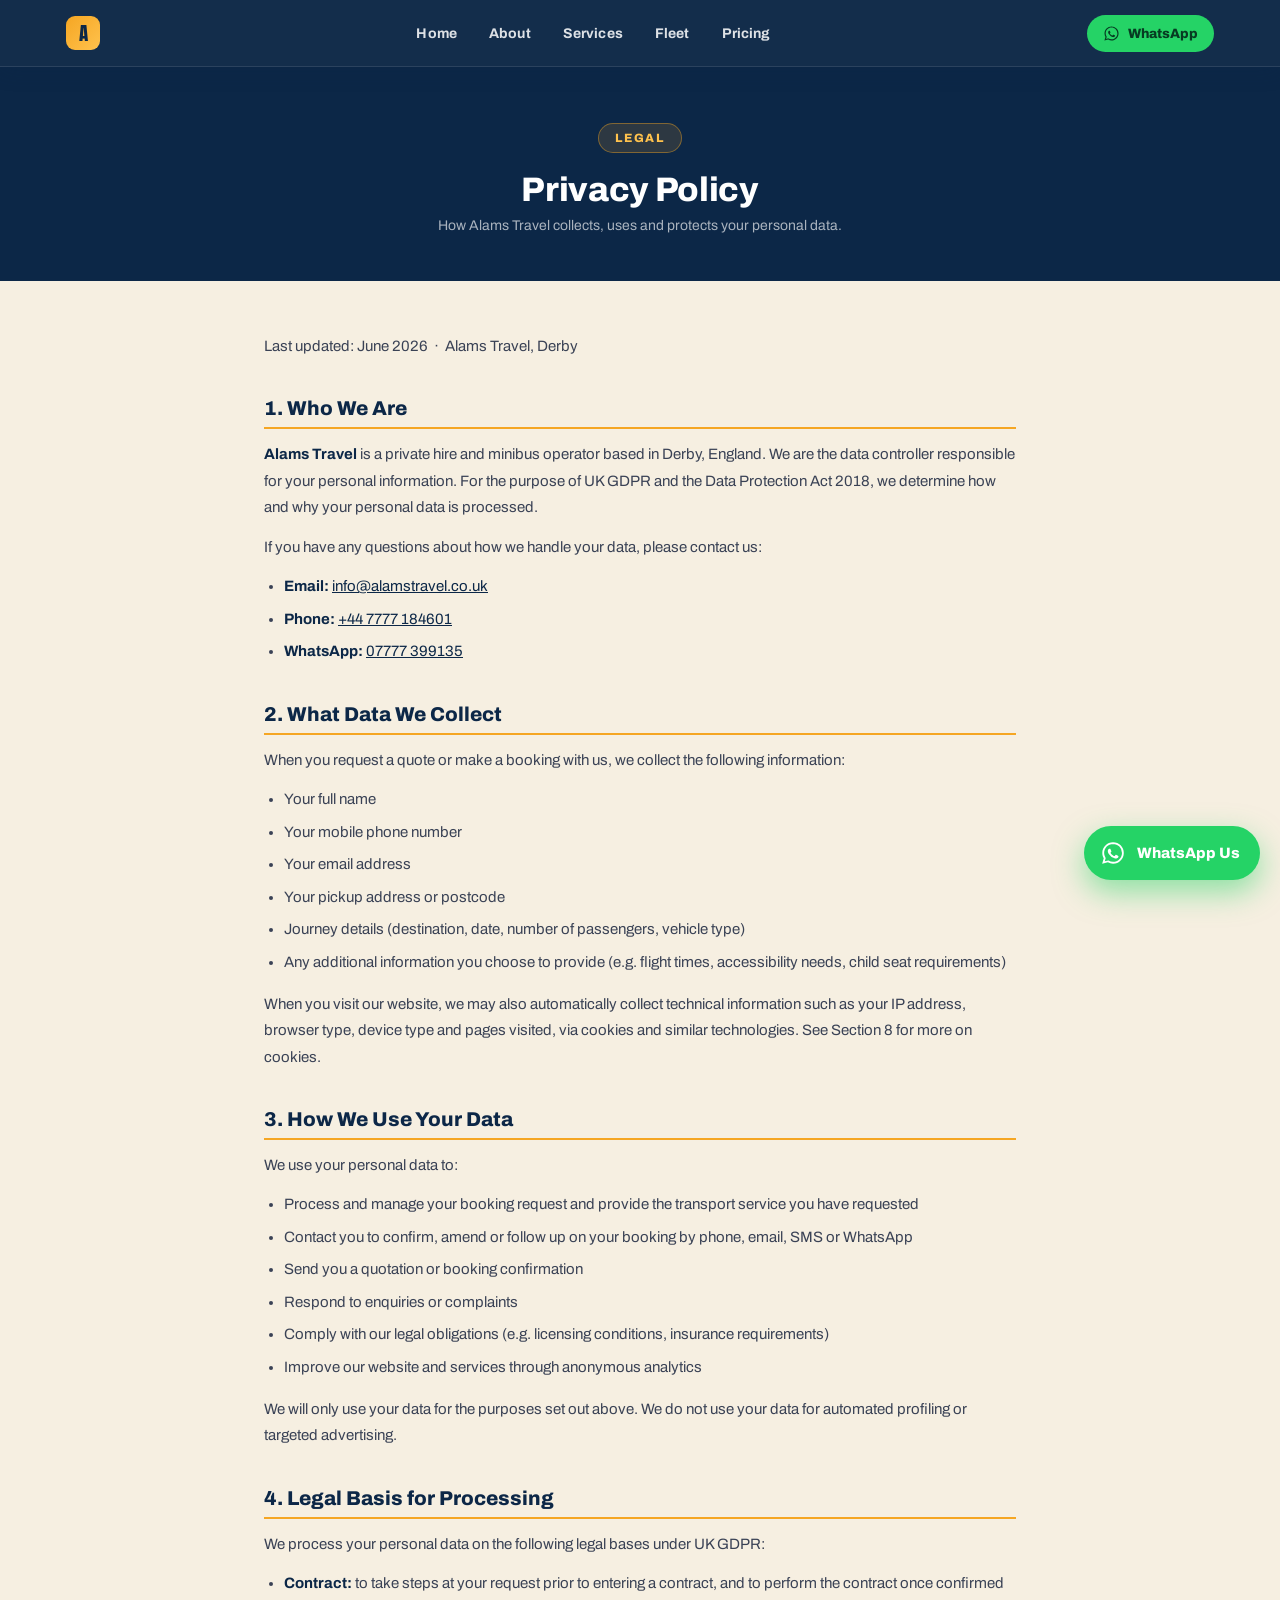
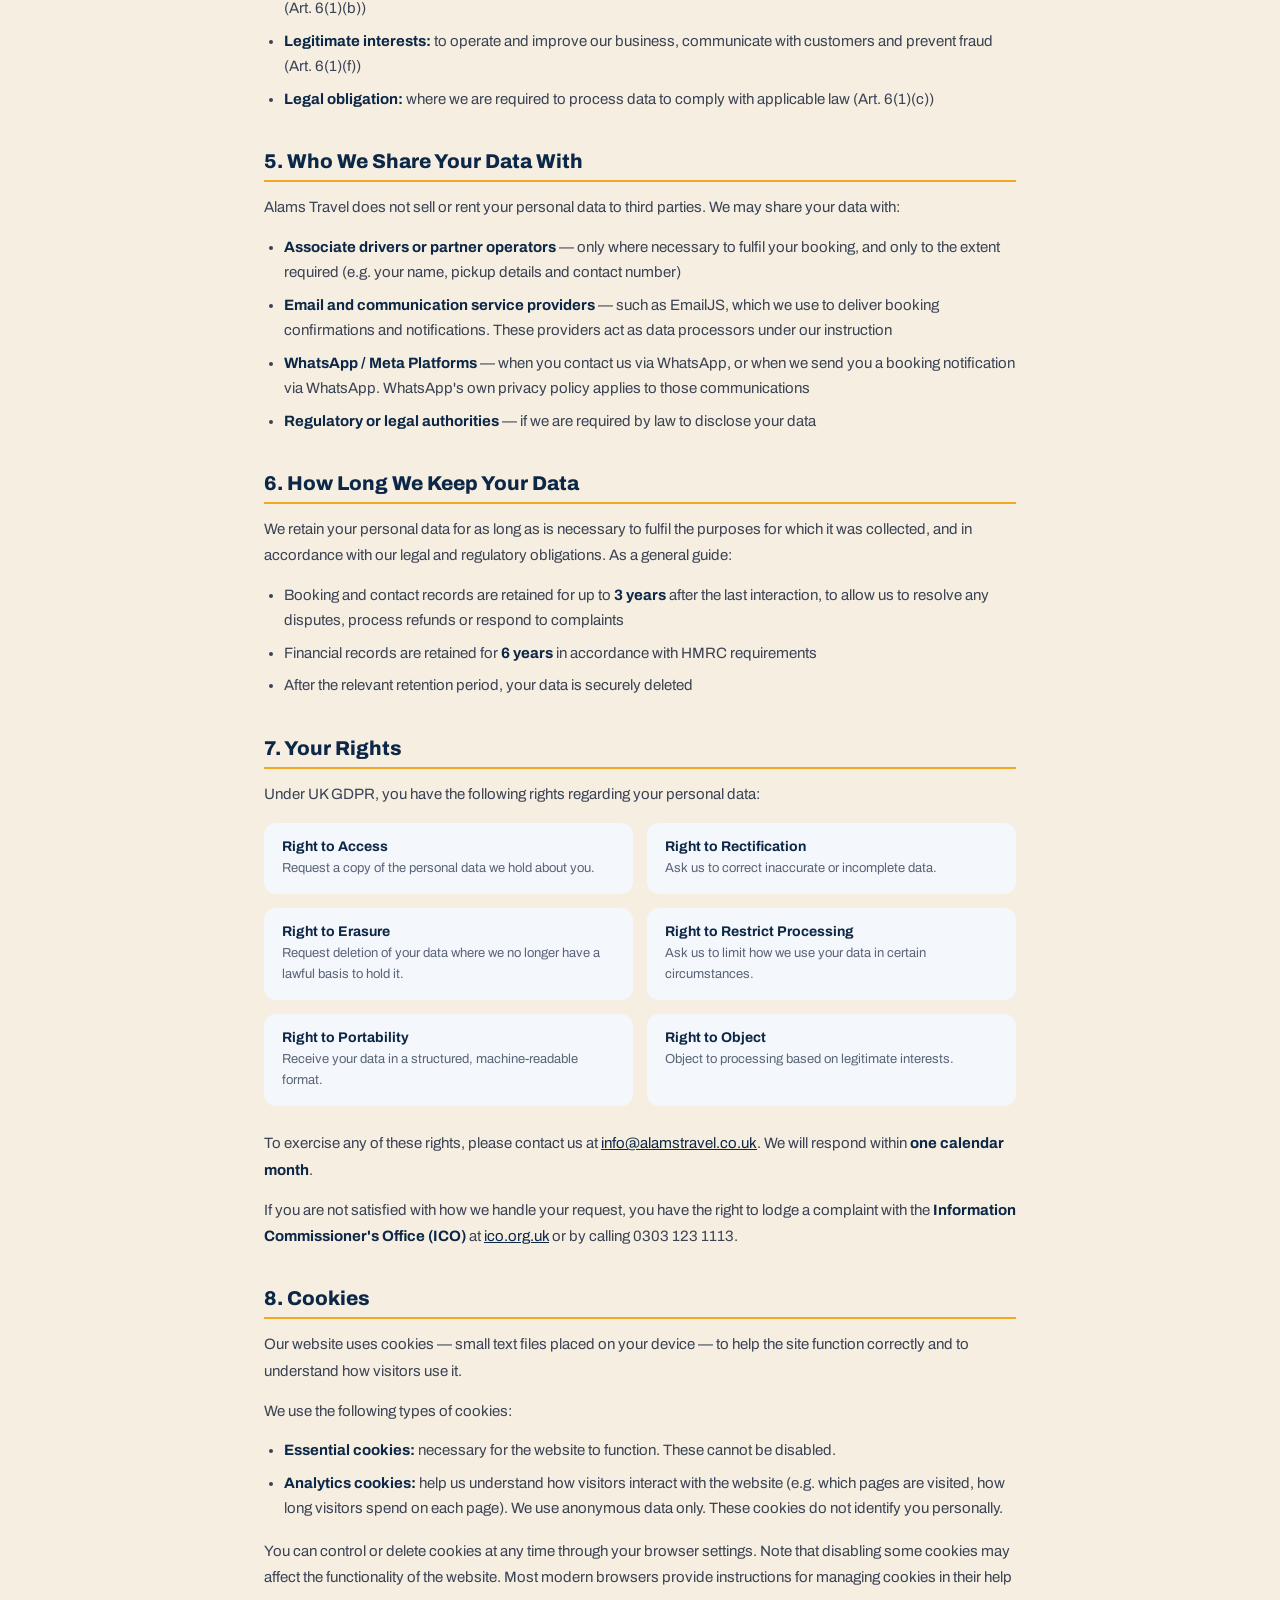
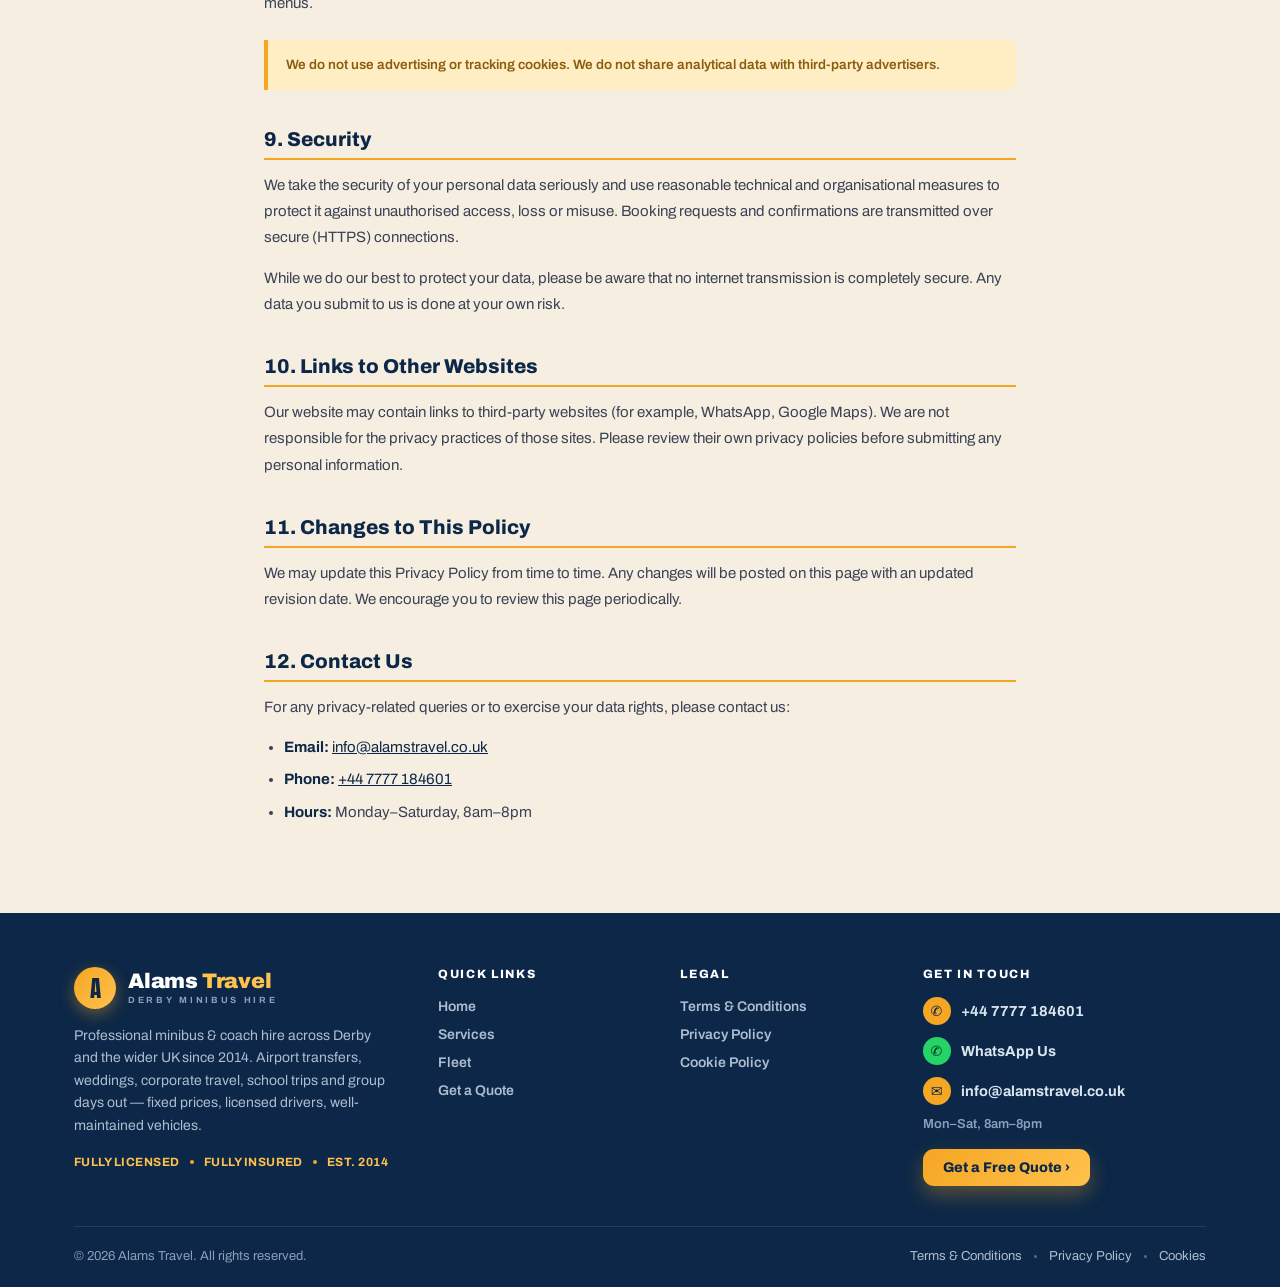
<file: privacy.html>
<!DOCTYPE html>
<html lang="en">
<head>
<meta charset="utf-8">
<meta name="viewport" content="width=device-width, initial-scale=1">
<title>Privacy Policy — Alams Travel Derby Minibus Hire</title>
<meta name="description" content="Privacy policy for Alams Travel. How we collect, use and protect your personal data in accordance with UK GDPR and the Data Protection Act 2018.">
<meta name="robots" content="index, follow">
<link rel="canonical" href="https://www.alamstravel.co.uk/privacy.html">
<link rel="icon" href="assets/favicon.svg" type="image/svg+xml">
<link rel="preload" href="assets/fonts/archivo-latin.woff2" as="font" type="font/woff2" crossorigin>
<link rel="preload" href="assets/fonts/anton-latin.woff2" as="font" type="font/woff2" crossorigin>
<link rel="stylesheet" href="assets/css/style.css">
<link rel="stylesheet" href="https://cdnjs.cloudflare.com/ajax/libs/font-awesome/6.5.1/css/all.min.css" crossorigin="anonymous">
<style>
  .legal-hero{background:var(--navy);padding:56px 34px 48px;text-align:center}
  .legal-hero .eyebrow{display:inline-flex;align-items:center;gap:8px;background:rgba(245,166,35,.14);color:var(--gold-l);border:1px solid rgba(245,166,35,.42);font-weight:800;letter-spacing:.16em;font-size:12px;padding:7px 16px;border-radius:999px;text-transform:uppercase;margin-bottom:18px}
  .legal-hero h1{color:#fff;font-weight:800;font-size:34px;letter-spacing:-.01em;margin:0 0 10px}
  .legal-hero p{color:rgba(255,255,255,.65);font-size:14px;margin:0}
  .legal-body{max-width:820px;margin:0 auto;padding:52px 34px 72px}
  .legal-body h2{font-weight:800;font-size:20px;color:var(--navy);margin:38px 0 12px;padding-bottom:8px;border-bottom:2px solid var(--gold)}
  .legal-body h2:first-child{margin-top:0}
  .legal-body p{font-size:15px;line-height:1.75;color:#3a4255;margin:0 0 14px}
  .legal-body ul{margin:0 0 16px;padding-left:20px}
  .legal-body ul li{font-size:15px;line-height:1.7;color:#3a4255;margin-bottom:7px}
  .legal-body strong{color:var(--navy)}
  .legal-note{background:var(--amber-bg);border-left:4px solid var(--gold);border-radius:0 10px 10px 0;padding:14px 18px;margin:24px 0;font-size:13.5px;color:var(--amber-text);font-weight:600;line-height:1.6}
  .legal-updated{font-size:12.5px;color:var(--muted);margin-bottom:32px}
  .rights-grid{display:grid;grid-template-columns:1fr 1fr;gap:14px;margin:16px 0 24px}
  .right-card{background:#f4f7fb;border-radius:12px;padding:16px 18px}
  .right-card strong{display:block;color:var(--navy);font-size:14px;margin-bottom:4px}
  .right-card span{font-size:13px;color:#5a6478;line-height:1.5}
  @media(max-width:600px){.legal-hero{padding:36px 18px 32px}.legal-hero h1{font-size:24px}.legal-body{padding:36px 18px 52px}.rights-grid{grid-template-columns:1fr}}
</style>
</head>
<body>

<nav class="navbar" aria-label="Main navigation">
  <div class="navwrap">
    <a class="nav-brand" href="index.html#home">
      <span class="nav-mark">A</span>
    </a>
    <div class="nav-links" id="navLinks">
      <a href="index.html#home">Home</a>
      <a href="index.html#about-section">About</a>
      <a href="index.html#services-section">Services</a>
      <a href="index.html#fleet-section">Fleet</a>
      <a href="index.html#pricing-section">Pricing</a>
    </div>
    <div class="nav-actions">
      <a class="nav-wa" href="https://wa.me/447777399135?text=Hi%20Alams%20Travel%2C%20I%27d%20like%20a%20minibus%20quote." target="_blank" rel="noopener noreferrer">
        <svg viewBox="0 0 24 24"><path d="M12.04 2C6.58 2 2.13 6.45 2.13 11.91c0 1.75.46 3.46 1.32 4.97L2 22l5.25-1.38a9.9 9.9 0 0 0 4.79 1.22h.01c5.46 0 9.91-4.45 9.91-9.91 0-2.65-1.03-5.14-2.9-7.01A9.82 9.82 0 0 0 12.04 2zm0 1.67c2.2 0 4.27.86 5.83 2.42a8.18 8.18 0 0 1 2.42 5.82c0 4.54-3.7 8.24-8.25 8.24a8.2 8.2 0 0 1-4.18-1.14l-.3-.18-3.11.82.83-3.04-.2-.31a8.2 8.2 0 0 1-1.26-4.39c0-4.54 3.7-8.24 8.25-8.24zm-3.34 4.4c-.16 0-.42.06-.64.3-.22.24-.84.82-.84 2 0 1.18.86 2.32.98 2.48.12.16 1.7 2.6 4.12 3.64.58.25 1.03.4 1.38.51.58.18 1.11.16 1.53.1.47-.07 1.44-.59 1.64-1.16.2-.57.2-1.06.14-1.16-.06-.1-.22-.16-.46-.28-.24-.12-1.44-.71-1.66-.79-.22-.08-.38-.12-.54.12-.16.24-.62.79-.76.95-.14.16-.28.18-.52.06-.24-.12-1.02-.38-1.94-1.2-.72-.64-1.2-1.43-1.34-1.67-.14-.24-.02-.37.1-.49.11-.11.24-.28.36-.42.12-.14.16-.24.24-.4.08-.16.04-.3-.02-.42-.06-.12-.54-1.3-.74-1.78-.2-.47-.4-.4-.54-.41-.14-.01-.3-.01-.46-.01z"></path></svg>
        <span class="full">WhatsApp</span>
      </a>
      <button class="nav-toggle" id="navToggle" aria-label="Menu" aria-expanded="false" aria-controls="navLinks"><span></span><span></span><span></span></button>
    </div>
  </div>
</nav>

<main id="main-content">

  <div class="legal-hero">
    <div class="eyebrow">Legal</div>
    <h1>Privacy Policy</h1>
    <p>How Alams Travel collects, uses and protects your personal data.</p>
  </div>

  <div class="legal-body">
    <p class="legal-updated">Last updated: June 2026 &nbsp;·&nbsp; Alams Travel, Derby</p>

    <h2>1. Who We Are</h2>
    <p><strong>Alams Travel</strong> is a private hire and minibus operator based in Derby, England. We are the data controller responsible for your personal information. For the purpose of UK GDPR and the Data Protection Act 2018, we determine how and why your personal data is processed.</p>
    <p>If you have any questions about how we handle your data, please contact us:</p>
    <ul>
      <li><strong>Email:</strong> <a href="mailto:info@alamstravel.co.uk" style="color:var(--navy);">info@alamstravel.co.uk</a></li>
      <li><strong>Phone:</strong> <a href="tel:+447777184601" style="color:var(--navy);">+44 7777 184601</a></li>
      <li><strong>WhatsApp:</strong> <a href="https://wa.me/447777399135" target="_blank" rel="noopener noreferrer" style="color:var(--navy);">07777 399135</a></li>
    </ul>

    <h2>2. What Data We Collect</h2>
    <p>When you request a quote or make a booking with us, we collect the following information:</p>
    <ul>
      <li>Your full name</li>
      <li>Your mobile phone number</li>
      <li>Your email address</li>
      <li>Your pickup address or postcode</li>
      <li>Journey details (destination, date, number of passengers, vehicle type)</li>
      <li>Any additional information you choose to provide (e.g. flight times, accessibility needs, child seat requirements)</li>
    </ul>
    <p>When you visit our website, we may also automatically collect technical information such as your IP address, browser type, device type and pages visited, via cookies and similar technologies. See Section 8 for more on cookies.</p>

    <h2>3. How We Use Your Data</h2>
    <p>We use your personal data to:</p>
    <ul>
      <li>Process and manage your booking request and provide the transport service you have requested</li>
      <li>Contact you to confirm, amend or follow up on your booking by phone, email, SMS or WhatsApp</li>
      <li>Send you a quotation or booking confirmation</li>
      <li>Respond to enquiries or complaints</li>
      <li>Comply with our legal obligations (e.g. licensing conditions, insurance requirements)</li>
      <li>Improve our website and services through anonymous analytics</li>
    </ul>
    <p>We will only use your data for the purposes set out above. We do not use your data for automated profiling or targeted advertising.</p>

    <h2>4. Legal Basis for Processing</h2>
    <p>We process your personal data on the following legal bases under UK GDPR:</p>
    <ul>
      <li><strong>Contract:</strong> to take steps at your request prior to entering a contract, and to perform the contract once confirmed (Art. 6(1)(b))</li>
      <li><strong>Legitimate interests:</strong> to operate and improve our business, communicate with customers and prevent fraud (Art. 6(1)(f))</li>
      <li><strong>Legal obligation:</strong> where we are required to process data to comply with applicable law (Art. 6(1)(c))</li>
    </ul>

    <h2>5. Who We Share Your Data With</h2>
    <p>Alams Travel does not sell or rent your personal data to third parties. We may share your data with:</p>
    <ul>
      <li><strong>Associate drivers or partner operators</strong> — only where necessary to fulfil your booking, and only to the extent required (e.g. your name, pickup details and contact number)</li>
      <li><strong>Email and communication service providers</strong> — such as EmailJS, which we use to deliver booking confirmations and notifications. These providers act as data processors under our instruction</li>
      <li><strong>WhatsApp / Meta Platforms</strong> — when you contact us via WhatsApp, or when we send you a booking notification via WhatsApp. WhatsApp's own privacy policy applies to those communications</li>
      <li><strong>Regulatory or legal authorities</strong> — if we are required by law to disclose your data</li>
    </ul>

    <h2>6. How Long We Keep Your Data</h2>
    <p>We retain your personal data for as long as is necessary to fulfil the purposes for which it was collected, and in accordance with our legal and regulatory obligations. As a general guide:</p>
    <ul>
      <li>Booking and contact records are retained for up to <strong>3 years</strong> after the last interaction, to allow us to resolve any disputes, process refunds or respond to complaints</li>
      <li>Financial records are retained for <strong>6 years</strong> in accordance with HMRC requirements</li>
      <li>After the relevant retention period, your data is securely deleted</li>
    </ul>

    <h2>7. Your Rights</h2>
    <p>Under UK GDPR, you have the following rights regarding your personal data:</p>
    <div class="rights-grid">
      <div class="right-card"><strong>Right to Access</strong><span>Request a copy of the personal data we hold about you.</span></div>
      <div class="right-card"><strong>Right to Rectification</strong><span>Ask us to correct inaccurate or incomplete data.</span></div>
      <div class="right-card"><strong>Right to Erasure</strong><span>Request deletion of your data where we no longer have a lawful basis to hold it.</span></div>
      <div class="right-card"><strong>Right to Restrict Processing</strong><span>Ask us to limit how we use your data in certain circumstances.</span></div>
      <div class="right-card"><strong>Right to Portability</strong><span>Receive your data in a structured, machine-readable format.</span></div>
      <div class="right-card"><strong>Right to Object</strong><span>Object to processing based on legitimate interests.</span></div>
    </div>
    <p>To exercise any of these rights, please contact us at <a href="mailto:info@alamstravel.co.uk" style="color:var(--navy);">info@alamstravel.co.uk</a>. We will respond within <strong>one calendar month</strong>.</p>
    <p>If you are not satisfied with how we handle your request, you have the right to lodge a complaint with the <strong>Information Commissioner's Office (ICO)</strong> at <a href="https://ico.org.uk" target="_blank" rel="noopener noreferrer" style="color:var(--navy);">ico.org.uk</a> or by calling 0303 123 1113.</p>

    <h2 id="cookies">8. Cookies</h2>
    <p>Our website uses cookies — small text files placed on your device — to help the site function correctly and to understand how visitors use it.</p>
    <p>We use the following types of cookies:</p>
    <ul>
      <li><strong>Essential cookies:</strong> necessary for the website to function. These cannot be disabled.</li>
      <li><strong>Analytics cookies:</strong> help us understand how visitors interact with the website (e.g. which pages are visited, how long visitors spend on each page). We use anonymous data only. These cookies do not identify you personally.</li>
    </ul>
    <p>You can control or delete cookies at any time through your browser settings. Note that disabling some cookies may affect the functionality of the website. Most modern browsers provide instructions for managing cookies in their help menus.</p>
    <div class="legal-note">We do not use advertising or tracking cookies. We do not share analytical data with third-party advertisers.</div>

    <h2>9. Security</h2>
    <p>We take the security of your personal data seriously and use reasonable technical and organisational measures to protect it against unauthorised access, loss or misuse. Booking requests and confirmations are transmitted over secure (HTTPS) connections.</p>
    <p>While we do our best to protect your data, please be aware that no internet transmission is completely secure. Any data you submit to us is done at your own risk.</p>

    <h2>10. Links to Other Websites</h2>
    <p>Our website may contain links to third-party websites (for example, WhatsApp, Google Maps). We are not responsible for the privacy practices of those sites. Please review their own privacy policies before submitting any personal information.</p>

    <h2>11. Changes to This Policy</h2>
    <p>We may update this Privacy Policy from time to time. Any changes will be posted on this page with an updated revision date. We encourage you to review this page periodically.</p>

    <h2>12. Contact Us</h2>
    <p>For any privacy-related queries or to exercise your data rights, please contact us:</p>
    <ul>
      <li><strong>Email:</strong> <a href="mailto:info@alamstravel.co.uk" style="color:var(--navy);">info@alamstravel.co.uk</a></li>
      <li><strong>Phone:</strong> <a href="tel:+447777184601" style="color:var(--navy);">+44 7777 184601</a></li>
      <li><strong>Hours:</strong> Monday–Saturday, 8am–8pm</li>
    </ul>
  </div>

</main>

<footer class="site-footer">
  <div class="ft-inner">
    <div class="ft-grid">
      <div class="ft-col ft-brand-col">
        <div class="ft-brand">
          <span class="ft-mark">A</span>
          <span class="ft-brand-name">Alams<b> Travel</b><small>DERBY MINIBUS HIRE</small></span>
        </div>
        <p class="ft-about">Professional minibus &amp; coach hire across Derby and the wider UK since 2014. Airport transfers, weddings, corporate travel, school trips and group days out — fixed prices, licensed drivers, well-maintained vehicles.</p>
        <div class="ft-trust">
          <span>Fully Licensed</span><i></i><span>Fully Insured</span><i></i><span>Est. 2014</span>
        </div>
      </div>
      <div class="ft-col">
        <h4 class="ft-head">Quick Links</h4>
        <ul class="ft-links">
          <li><a href="index.html#home">Home</a></li>
          <li><a href="index.html#services-section">Services</a></li>
          <li><a href="index.html#fleet-section">Fleet</a></li>
          <li><a href="index.html#pricing-section">Get a Quote</a></li>
        </ul>
      </div>
      <div class="ft-col">
        <h4 class="ft-head">Legal</h4>
        <ul class="ft-links">
          <li><a href="terms.html">Terms &amp; Conditions</a></li>
          <li><a href="privacy.html">Privacy Policy</a></li>
          <li><a href="privacy.html#cookies">Cookie Policy</a></li>
        </ul>
      </div>
      <div class="ft-col ft-contact-col">
        <h4 class="ft-head">Get in Touch</h4>
        <a class="ft-contact" href="tel:+447777184601"><span class="ft-ic">✆</span> +44 7777 184601</a>
        <a class="ft-contact" href="https://wa.me/447777399135" target="_blank" rel="noopener noreferrer"><span class="ft-ic ft-ic-wa">✆</span> WhatsApp Us</a>
        <a class="ft-contact" href="mailto:info@alamstravel.co.uk"><span class="ft-ic">✉</span> info@alamstravel.co.uk</a>
        <div class="ft-hours">Mon–Sat, 8am–8pm</div>
        <a class="ft-cta" href="index.html#pricing-section">Get a Free Quote ›</a>
      </div>
    </div>
    <div class="ft-bottom">
      <span>© 2026 Alams Travel. All rights reserved.</span>
      <span class="ft-legal">
        <a href="terms.html">Terms &amp; Conditions</a><i></i><a href="privacy.html">Privacy Policy</a><i></i><a href="privacy.html#cookies">Cookies</a>
      </span>
    </div>
  </div>
</footer>

<a class="wa-float" href="https://wa.me/447777399135?text=Hi%20Alams%20Travel%2C%20I%27d%20like%20a%20minibus%20quote." target="_blank" rel="noopener noreferrer" aria-label="Chat on WhatsApp">
  <svg viewBox="0 0 24 24"><path d="M12.04 2C6.58 2 2.13 6.45 2.13 11.91c0 1.75.46 3.46 1.32 4.97L2 22l5.25-1.38a9.9 9.9 0 0 0 4.79 1.22h.01c5.46 0 9.91-4.45 9.91-9.91 0-2.65-1.03-5.14-2.9-7.01A9.82 9.82 0 0 0 12.04 2zm0 1.67c2.2 0 4.27.86 5.83 2.42a8.18 8.18 0 0 1 2.42 5.82c0 4.54-3.7 8.24-8.25 8.24a8.2 8.2 0 0 1-4.18-1.14l-.3-.18-3.11.82.83-3.04-.2-.31a8.2 8.2 0 0 1-1.26-4.39c0-4.54 3.7-8.24 8.25-8.24zm-3.34 4.4c-.16 0-.42.06-.64.3-.22.24-.84.82-.84 2 0 1.18.86 2.32.98 2.48.12.16 1.7 2.6 4.12 3.64.58.25 1.03.4 1.38.51.58.18 1.11.16 1.53.1.47-.07 1.44-.59 1.64-1.16.2-.57.2-1.06.14-1.16-.06-.1-.22-.16-.46-.28-.24-.12-1.44-.71-1.66-.79-.22-.08-.38-.12-.54.12-.16.24-.62.79-.76.95-.14.16-.28.18-.52.06-.24-.12-1.02-.38-1.94-1.2-.72-.64-1.2-1.43-1.34-1.67-.14-.24-.02-.37.1-.49.11-.11.24-.28.36-.42.12-.14.16-.24.24-.4.08-.16.04-.3-.02-.42-.06-.12-.54-1.3-.74-1.78-.2-.47-.4-.4-.54-.41-.14-.01-.3-.01-.46-.01z"></path></svg>
  <span class="wa-label">WhatsApp Us</span>
</a>
<script src="assets/js/main.js" defer></script>
</body>
</html>
</file>
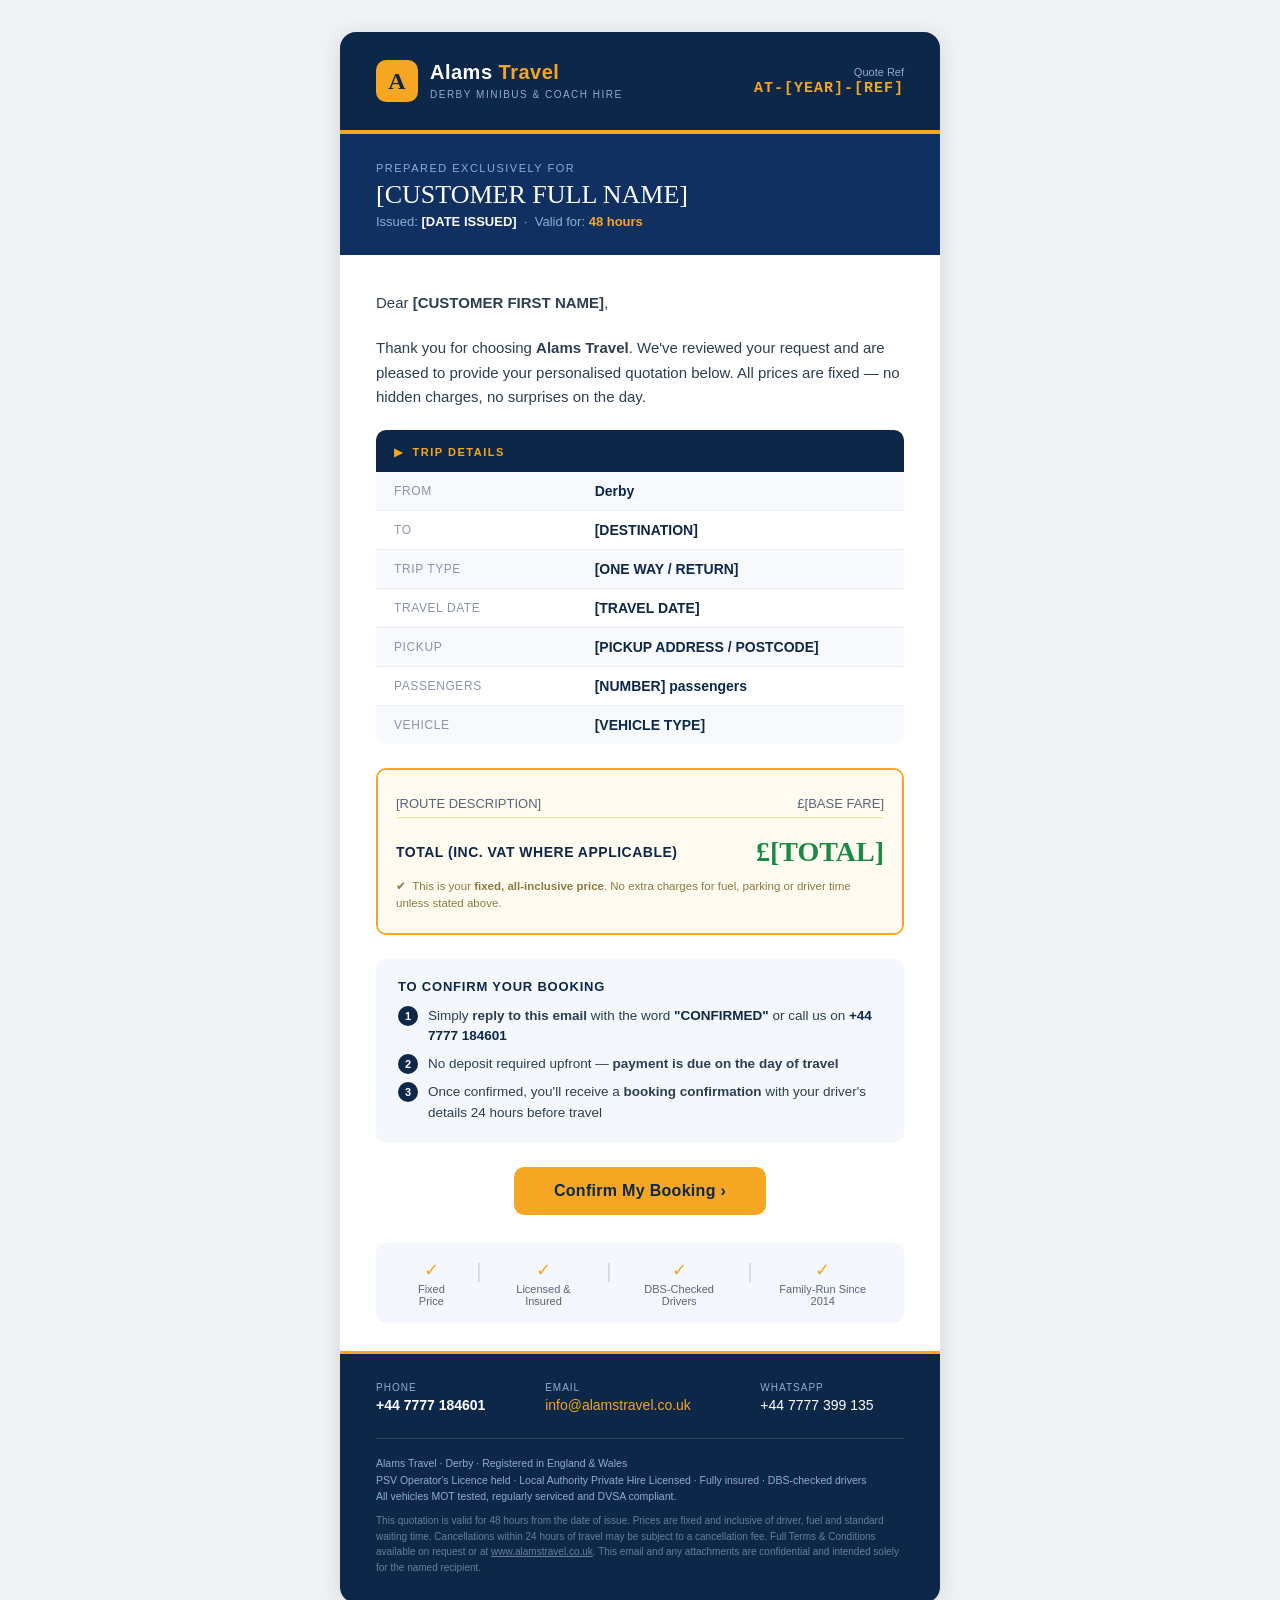
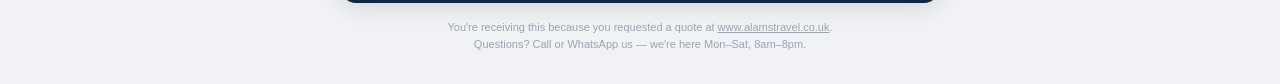
<file: quotation-email-template.html>
<!DOCTYPE html>
<html lang="en" xmlns="http://www.w3.org/1999/xhtml" xmlns:v="urn:schemas-microsoft-com:vml" xmlns:o="urn:schemas-microsoft-com:office:office">
<head>
  <meta charset="UTF-8">
  <meta name="viewport" content="width=device-width, initial-scale=1.0">
  <meta http-equiv="X-UA-Compatible" content="IE=edge">
  <meta name="x-apple-disable-message-reformatting">
  <title>Alams Travel — Your Quotation</title>
  <!--[if mso]>
  <noscript><xml><o:OfficeDocumentSettings><o:PixelsPerInch>96</o:PixelsPerInch></o:OfficeDocumentSettings></xml></noscript>
  <![endif]-->
  <style>
    /* Reset */
    body, table, td, a { -webkit-text-size-adjust:100%; -ms-text-size-adjust:100%; }
    table, td { mso-table-lspace:0pt; mso-table-rspace:0pt; }
    img { -ms-interpolation-mode:bicubic; border:0; outline:none; text-decoration:none; }
    body { margin:0; padding:0; background:#f0f2f5; font-family:Arial, Helvetica, sans-serif; }
    /* Responsive */
    @media only screen and (max-width:620px) {
      .email-container { width:100% !important; }
      .stack { display:block !important; width:100% !important; }
      .mob-pad { padding:24px 20px !important; }
      .mob-hide { display:none !important; }
    }
  </style>
</head>
<body style="margin:0;padding:0;background-color:#f0f2f5;">

<!-- ═══ PREVIEW TEXT (hidden, shows in inbox preview) ═══ -->
<div style="display:none;font-size:1px;color:#f0f2f5;line-height:1px;max-height:0;max-width:0;opacity:0;overflow:hidden;">
  Your Alams Travel quotation is ready — here are all your trip details and confirmed price.
</div>

<!-- ═══ OUTER WRAPPER ═══ -->
<table role="presentation" cellpadding="0" cellspacing="0" border="0" width="100%" style="background:#f0f2f5;">
  <tr>
    <td align="center" style="padding:32px 16px;">

      <!-- ═══ EMAIL CONTAINER (600px) ═══ -->
      <table class="email-container" role="presentation" cellpadding="0" cellspacing="0" border="0" width="600" style="border-radius:16px;overflow:hidden;box-shadow:0 4px 24px rgba(0,0,0,0.12);">

        <!-- ══ HEADER ══ -->
        <tr>
          <td style="background:#0c2747;padding:28px 36px;">
            <table role="presentation" cellpadding="0" cellspacing="0" border="0" width="100%">
              <tr>
                <td valign="middle">
                  <!-- Logo mark -->
                  <table role="presentation" cellpadding="0" cellspacing="0" border="0">
                    <tr>
                      <td style="background:#f5a623;width:42px;height:42px;border-radius:10px;text-align:center;vertical-align:middle;">
                        <span style="font-family:Georgia,'Times New Roman',serif;font-size:24px;font-weight:bold;color:#0c2747;line-height:42px;display:block;">A</span>
                      </td>
                      <td style="padding-left:12px;vertical-align:middle;">
                        <span style="font-family:Arial,Helvetica,sans-serif;font-size:20px;font-weight:bold;color:#ffffff;letter-spacing:0.5px;">Alams <span style="color:#f5a623;">Travel</span></span><br>
                        <span style="font-family:Arial,Helvetica,sans-serif;font-size:10px;color:#8fadd4;letter-spacing:1.5px;text-transform:uppercase;">Derby Minibus &amp; Coach Hire</span>
                      </td>
                    </tr>
                  </table>
                </td>
                <td align="right" valign="middle">
                  <span style="font-family:Arial,Helvetica,sans-serif;font-size:11px;color:#8fadd4;display:block;">Quote Ref</span>
                  <span style="font-family:'Courier New',Courier,monospace;font-size:15px;font-weight:bold;color:#f5a623;letter-spacing:1px;">
                    <!-- FILL IN: e.g. AT-2024-0042 -->
                    AT-[YEAR]-[REF]
                  </span>
                </td>
              </tr>
            </table>
          </td>
        </tr>

        <!-- ══ GOLD ACCENT BAR ══ -->
        <tr>
          <td style="background:#f5a623;height:4px;font-size:0;line-height:0;">&nbsp;</td>
        </tr>

        <!-- ══ HERO BAND ══ -->
        <tr>
          <td style="background:#0f3060;padding:28px 36px 26px;">
            <p style="margin:0 0 6px 0;font-family:Arial,Helvetica,sans-serif;font-size:11px;color:#8fadd4;text-transform:uppercase;letter-spacing:1.5px;">Prepared exclusively for</p>
            <h1 style="margin:0 0 4px 0;font-family:Georgia,'Times New Roman',serif;font-size:26px;color:#ffffff;font-weight:normal;">
              <!-- FILL IN: Customer full name -->
              [CUSTOMER FULL NAME]
            </h1>
            <p style="margin:0;font-family:Arial,Helvetica,sans-serif;font-size:13px;color:#8fadd4;">
              Issued: <strong style="color:#ffffff;">
                <!-- FILL IN: e.g. Monday, 27 June 2026 -->
                [DATE ISSUED]
              </strong>
              &nbsp;·&nbsp;
              Valid for: <strong style="color:#f5a623;">48 hours</strong>
            </p>
          </td>
        </tr>

        <!-- ══ MAIN BODY ══ -->
        <tr>
          <td class="mob-pad" style="background:#ffffff;padding:36px 36px 0 36px;">

            <!-- Greeting -->
            <p style="margin:0 0 20px 0;font-family:Arial,Helvetica,sans-serif;font-size:15px;color:#2c3e50;line-height:1.65;">
              Dear <strong>[CUSTOMER FIRST NAME]</strong>,
            </p>
            <p style="margin:0 0 20px 0;font-family:Arial,Helvetica,sans-serif;font-size:15px;color:#2c3e50;line-height:1.65;">
              Thank you for choosing <strong>Alams Travel</strong>. We've reviewed your request and are pleased to provide your personalised quotation below. All prices are fixed — no hidden charges, no surprises on the day.
            </p>

            <!-- ── TRIP DETAILS CARD ── -->
            <table role="presentation" cellpadding="0" cellspacing="0" border="0" width="100%" style="margin-bottom:24px;">
              <!-- Card header -->
              <tr>
                <td colspan="2" style="background:#0c2747;border-radius:10px 10px 0 0;padding:12px 18px;">
                  <span style="font-family:Arial,Helvetica,sans-serif;font-size:11px;color:#f5a623;text-transform:uppercase;letter-spacing:1.5px;font-weight:bold;">&#9654;&nbsp; Trip Details</span>
                </td>
              </tr>
              <!-- Rows -->
              <tr style="background:#f7f9fc;">
                <td style="padding:11px 18px;font-family:Arial,Helvetica,sans-serif;font-size:12px;color:#8a95a8;text-transform:uppercase;letter-spacing:0.6px;width:38%;border-bottom:1px solid #eaeef4;">From</td>
                <td style="padding:11px 18px;font-family:Arial,Helvetica,sans-serif;font-size:14px;color:#0c2747;font-weight:bold;border-bottom:1px solid #eaeef4;">Derby</td>
              </tr>
              <tr style="background:#ffffff;">
                <td style="padding:11px 18px;font-family:Arial,Helvetica,sans-serif;font-size:12px;color:#8a95a8;text-transform:uppercase;letter-spacing:0.6px;border-bottom:1px solid #eaeef4;">To</td>
                <!-- FILL IN: Destination -->
                <td style="padding:11px 18px;font-family:Arial,Helvetica,sans-serif;font-size:14px;color:#0c2747;font-weight:bold;border-bottom:1px solid #eaeef4;">[DESTINATION]</td>
              </tr>
              <tr style="background:#f7f9fc;">
                <td style="padding:11px 18px;font-family:Arial,Helvetica,sans-serif;font-size:12px;color:#8a95a8;text-transform:uppercase;letter-spacing:0.6px;border-bottom:1px solid #eaeef4;">Trip Type</td>
                <!-- FILL IN: One way / Return -->
                <td style="padding:11px 18px;font-family:Arial,Helvetica,sans-serif;font-size:14px;color:#0c2747;font-weight:bold;border-bottom:1px solid #eaeef4;">[ONE WAY / RETURN]</td>
              </tr>
              <tr style="background:#ffffff;">
                <td style="padding:11px 18px;font-family:Arial,Helvetica,sans-serif;font-size:12px;color:#8a95a8;text-transform:uppercase;letter-spacing:0.6px;border-bottom:1px solid #eaeef4;">Travel Date</td>
                <!-- FILL IN: e.g. Saturday, 12 July 2026 -->
                <td style="padding:11px 18px;font-family:Arial,Helvetica,sans-serif;font-size:14px;color:#0c2747;font-weight:bold;border-bottom:1px solid #eaeef4;">[TRAVEL DATE]</td>
              </tr>
              <tr style="background:#f7f9fc;">
                <td style="padding:11px 18px;font-family:Arial,Helvetica,sans-serif;font-size:12px;color:#8a95a8;text-transform:uppercase;letter-spacing:0.6px;border-bottom:1px solid #eaeef4;">Pickup</td>
                <!-- FILL IN: Customer's pickup address -->
                <td style="padding:11px 18px;font-family:Arial,Helvetica,sans-serif;font-size:14px;color:#0c2747;font-weight:bold;border-bottom:1px solid #eaeef4;">[PICKUP ADDRESS / POSTCODE]</td>
              </tr>
              <tr style="background:#ffffff;">
                <td style="padding:11px 18px;font-family:Arial,Helvetica,sans-serif;font-size:12px;color:#8a95a8;text-transform:uppercase;letter-spacing:0.6px;border-bottom:1px solid #eaeef4;">Passengers</td>
                <!-- FILL IN: Number of passengers -->
                <td style="padding:11px 18px;font-family:Arial,Helvetica,sans-serif;font-size:14px;color:#0c2747;font-weight:bold;border-bottom:1px solid #eaeef4;">[NUMBER] passengers</td>
              </tr>
              <tr style="background:#f7f9fc;">
                <td style="padding:11px 18px;font-family:Arial,Helvetica,sans-serif;font-size:12px;color:#8a95a8;text-transform:uppercase;letter-spacing:0.6px;border-radius:0 0 0 10px;">Vehicle</td>
                <!-- FILL IN: e.g. 16 Seater Minibus / 7-8 Seater MPV -->
                <td style="padding:11px 18px;font-family:Arial,Helvetica,sans-serif;font-size:14px;color:#0c2747;font-weight:bold;border-radius:0 0 10px 0;">[VEHICLE TYPE]</td>
              </tr>
            </table>

            <!-- ── PRICE CARD ── -->
            <table role="presentation" cellpadding="0" cellspacing="0" border="0" width="100%" style="margin-bottom:24px;border:2px solid #f5a623;border-radius:10px;overflow:hidden;">
              <tr>
                <td style="background:#fffbf0;padding:20px 18px;">
                  <table role="presentation" cellpadding="0" cellspacing="0" border="0" width="100%">

                    <!-- Base fare row -->
                    <tr>
                      <td style="padding:6px 0;font-family:Arial,Helvetica,sans-serif;font-size:13px;color:#5a6478;">
                        <!-- FILL IN: e.g. Derby → Nottingham (16 miles, return) -->
                        [ROUTE DESCRIPTION]
                      </td>
                      <!-- FILL IN: base fare amount -->
                      <td align="right" style="padding:6px 0;font-family:Arial,Helvetica,sans-serif;font-size:13px;color:#5a6478;">£[BASE FARE]</td>
                    </tr>

                    <!-- Optional extras — delete rows you don't need -->
                    <!--
                    <tr>
                      <td style="padding:6px 0;font-family:Arial,Helvetica,sans-serif;font-size:13px;color:#5a6478;">Late night / early morning surcharge</td>
                      <td align="right" style="padding:6px 0;font-family:Arial,Helvetica,sans-serif;font-size:13px;color:#5a6478;">£[AMOUNT]</td>
                    </tr>
                    <tr>
                      <td style="padding:6px 0;font-family:Arial,Helvetica,sans-serif;font-size:13px;color:#5a6478;">Child seat (requested)</td>
                      <td align="right" style="padding:6px 0;font-family:Arial,Helvetica,sans-serif;font-size:13px;color:#5a6478;">£[AMOUNT]</td>
                    </tr>
                    -->

                    <!-- Divider -->
                    <tr>
                      <td colspan="2" style="border-top:1px solid #f5e0a0;padding-top:14px;padding-bottom:4px;"></td>
                    </tr>

                    <!-- TOTAL -->
                    <tr>
                      <td style="font-family:Arial,Helvetica,sans-serif;font-size:14px;font-weight:bold;color:#0c2747;text-transform:uppercase;letter-spacing:0.5px;">Total (inc. VAT where applicable)</td>
                      <!-- FILL IN: confirmed total price -->
                      <td align="right">
                        <span style="font-family:Georgia,'Times New Roman',serif;font-size:28px;font-weight:bold;color:#1a8a45;">£[TOTAL]</span>
                      </td>
                    </tr>

                    <!-- Fixed price note -->
                    <tr>
                      <td colspan="2" style="padding-top:10px;font-family:Arial,Helvetica,sans-serif;font-size:11.5px;color:#8a7a40;line-height:1.5;">
                        ✔&nbsp; This is your <strong>fixed, all-inclusive price</strong>. No extra charges for fuel, parking or driver time unless stated above.
                      </td>
                    </tr>

                  </table>
                </td>
              </tr>
            </table>

            <!-- ── SPECIAL NOTES (optional — delete if not needed) ── -->
            <!--
            <table role="presentation" cellpadding="0" cellspacing="0" border="0" width="100%" style="margin-bottom:24px;background:#eef6ff;border-left:4px solid #3a7fd5;border-radius:0 8px 8px 0;">
              <tr>
                <td style="padding:14px 18px;font-family:Arial,Helvetica,sans-serif;font-size:13.5px;color:#1a3a5c;line-height:1.6;">
                  <strong>Note:</strong> [ADD ANY SPECIAL NOTES — e.g. flight tracking confirmed, meet &amp; greet included, wheelchair accessible vehicle arranged, etc.]
                </td>
              </tr>
            </table>
            -->

            <!-- ── HOW TO CONFIRM ── -->
            <table role="presentation" cellpadding="0" cellspacing="0" border="0" width="100%" style="margin-bottom:24px;">
              <tr>
                <td style="background:#f4f7fb;border-radius:10px;padding:20px 22px;">
                  <p style="margin:0 0 12px 0;font-family:Arial,Helvetica,sans-serif;font-size:13px;font-weight:bold;color:#0c2747;text-transform:uppercase;letter-spacing:0.8px;">To confirm your booking</p>
                  <table role="presentation" cellpadding="0" cellspacing="0" border="0">
                    <tr>
                      <td valign="top" style="padding-right:10px;padding-bottom:8px;">
                        <span style="background:#0c2747;color:#fff;font-family:Arial,Helvetica,sans-serif;font-size:11px;font-weight:bold;border-radius:50%;display:inline-block;width:20px;height:20px;text-align:center;line-height:20px;">1</span>
                      </td>
                      <td style="font-family:Arial,Helvetica,sans-serif;font-size:13.5px;color:#2c3e50;line-height:1.5;padding-bottom:8px;">
                        Simply <strong>reply to this email</strong> with the word <strong style="color:#0c2747;">"CONFIRMED"</strong> or call us on <strong><a href="tel:+441332555123" style="color:#0c2747;text-decoration:none;">+44 7777 184601</a></strong>
                      </td>
                    </tr>
                    <tr>
                      <td valign="top" style="padding-right:10px;padding-bottom:8px;">
                        <span style="background:#0c2747;color:#fff;font-family:Arial,Helvetica,sans-serif;font-size:11px;font-weight:bold;border-radius:50%;display:inline-block;width:20px;height:20px;text-align:center;line-height:20px;">2</span>
                      </td>
                      <td style="font-family:Arial,Helvetica,sans-serif;font-size:13.5px;color:#2c3e50;line-height:1.5;padding-bottom:8px;">
                        No deposit required upfront — <strong>payment is due on the day of travel</strong>
                      </td>
                    </tr>
                    <tr>
                      <td valign="top" style="padding-right:10px;">
                        <span style="background:#0c2747;color:#fff;font-family:Arial,Helvetica,sans-serif;font-size:11px;font-weight:bold;border-radius:50%;display:inline-block;width:20px;height:20px;text-align:center;line-height:20px;">3</span>
                      </td>
                      <td style="font-family:Arial,Helvetica,sans-serif;font-size:13.5px;color:#2c3e50;line-height:1.5;">
                        Once confirmed, you'll receive a <strong>booking confirmation</strong> with your driver's details 24 hours before travel
                      </td>
                    </tr>
                  </table>
                </td>
              </tr>
            </table>

            <!-- ── CTA BUTTON ── -->
            <table role="presentation" cellpadding="0" cellspacing="0" border="0" width="100%" style="margin-bottom:28px;">
              <tr>
                <td align="center">
                  <!--[if mso]>
                  <v:roundrect xmlns:v="urn:schemas-microsoft-com:vml" xmlns:w="urn:schemas-microsoft-com:office:word"
                    href="mailto:info@alamstravel.co.uk?subject=CONFIRMED - Quote Ref AT-[YEAR]-[REF]&body=Hi Alams Travel, I confirm I would like to book this journey. Quote Ref: AT-[YEAR]-[REF]"
                    style="height:50px;width:260px;v-text-anchor:middle;" arcsize="18%" stroke="f" fillcolor="#f5a623">
                    <w:anchorlock/>
                    <center style="color:#0c2747;font-family:Arial,Helvetica,sans-serif;font-size:16px;font-weight:bold;">Confirm My Booking ›</center>
                  </v:roundrect>
                  <![endif]-->
                  <!--[if !mso]><!-->
                  <a href="mailto:info@alamstravel.co.uk?subject=CONFIRMED%20-%20Quote%20Ref%20AT-[YEAR]-[REF]&body=Hi%20Alams%20Travel%2C%20I%20confirm%20I%20would%20like%20to%20book%20this%20journey.%20Quote%20Ref%3A%20AT-[YEAR]-[REF]"
                     style="background:#f5a623;color:#0c2747;font-family:Arial,Helvetica,sans-serif;font-size:16px;font-weight:bold;text-decoration:none;padding:15px 40px;border-radius:10px;display:inline-block;letter-spacing:0.3px;">
                    Confirm My Booking &rsaquo;
                  </a>
                  <!--<![endif]-->
                </td>
              </tr>
            </table>

            <!-- ── TRUST BADGES ── -->
            <table role="presentation" cellpadding="0" cellspacing="0" border="0" width="100%" style="margin-bottom:28px;">
              <tr>
                <td align="center" style="background:#f4f7fb;border-radius:10px;padding:16px;">
                  <table role="presentation" cellpadding="0" cellspacing="0" border="0">
                    <tr>
                      <td align="center" style="padding:0 14px;">
                        <div style="font-family:Arial,Helvetica,sans-serif;font-size:18px;color:#f5a623;">&#10003;</div>
                        <div style="font-family:Arial,Helvetica,sans-serif;font-size:11px;color:#5a6478;margin-top:2px;">Fixed Price</div>
                      </td>
                      <td style="color:#d0d6e0;font-size:20px;">&nbsp;|&nbsp;</td>
                      <td align="center" style="padding:0 14px;">
                        <div style="font-family:Arial,Helvetica,sans-serif;font-size:18px;color:#f5a623;">&#10003;</div>
                        <div style="font-family:Arial,Helvetica,sans-serif;font-size:11px;color:#5a6478;margin-top:2px;">Licensed &amp; Insured</div>
                      </td>
                      <td style="color:#d0d6e0;font-size:20px;">&nbsp;|&nbsp;</td>
                      <td align="center" style="padding:0 14px;">
                        <div style="font-family:Arial,Helvetica,sans-serif;font-size:18px;color:#f5a623;">&#10003;</div>
                        <div style="font-family:Arial,Helvetica,sans-serif;font-size:11px;color:#5a6478;margin-top:2px;">DBS-Checked Drivers</div>
                      </td>
                      <td style="color:#d0d6e0;font-size:20px;">&nbsp;|&nbsp;</td>
                      <td align="center" style="padding:0 14px;">
                        <div style="font-family:Arial,Helvetica,sans-serif;font-size:18px;color:#f5a623;">&#10003;</div>
                        <div style="font-family:Arial,Helvetica,sans-serif;font-size:11px;color:#5a6478;margin-top:2px;">Family-Run Since 2014</div>
                      </td>
                    </tr>
                  </table>
                </td>
              </tr>
            </table>

          </td>
        </tr>

        <!-- ══ GOLD DIVIDER ══ -->
        <tr>
          <td style="background:#f5a623;height:3px;font-size:0;line-height:0;">&nbsp;</td>
        </tr>

        <!-- ══ FOOTER ══ -->
        <tr>
          <td style="background:#0c2747;padding:28px 36px;">
            <table role="presentation" cellpadding="0" cellspacing="0" border="0" width="100%">

              <!-- Contact row -->
              <tr>
                <td style="padding-bottom:16px;">
                  <table role="presentation" cellpadding="0" cellspacing="0" border="0" width="100%">
                    <tr>
                      <td class="stack" style="vertical-align:top;padding-right:24px;padding-bottom:8px;">
                        <p style="margin:0 0 3px 0;font-family:Arial,Helvetica,sans-serif;font-size:10px;color:#8fadd4;text-transform:uppercase;letter-spacing:1px;">Phone</p>
                        <a href="tel:+441332555123" style="font-family:Arial,Helvetica,sans-serif;font-size:14px;color:#ffffff;text-decoration:none;font-weight:bold;">+44 7777 184601</a>
                      </td>
                      <td class="stack" style="vertical-align:top;padding-right:24px;padding-bottom:8px;">
                        <p style="margin:0 0 3px 0;font-family:Arial,Helvetica,sans-serif;font-size:10px;color:#8fadd4;text-transform:uppercase;letter-spacing:1px;">Email</p>
                        <a href="mailto:info@alamstravel.co.uk" style="font-family:Arial,Helvetica,sans-serif;font-size:14px;color:#f5a623;text-decoration:none;">info@alamstravel.co.uk</a>
                      </td>
                      <td class="stack" style="vertical-align:top;padding-bottom:8px;">
                        <p style="margin:0 0 3px 0;font-family:Arial,Helvetica,sans-serif;font-size:10px;color:#8fadd4;text-transform:uppercase;letter-spacing:1px;">WhatsApp</p>
                        <a href="https://wa.me/447777399135" style="font-family:Arial,Helvetica,sans-serif;font-size:14px;color:#ffffff;text-decoration:none;">+44 7777 399 135</a>
                      </td>
                    </tr>
                  </table>
                </td>
              </tr>

              <!-- Divider -->
              <tr>
                <td style="border-top:1px solid rgba(255,255,255,0.12);padding-top:16px;">

                  <!-- Compliance line -->
                  <p style="margin:0 0 8px 0;font-family:Arial,Helvetica,sans-serif;font-size:10.5px;color:#8fadd4;line-height:1.6;">
                    Alams Travel · Derby · Registered in England &amp; Wales<br>
                    PSV Operator's Licence held · Local Authority Private Hire Licensed · Fully insured · DBS-checked drivers<br>
                    All vehicles MOT tested, regularly serviced and DVSA compliant.
                  </p>

                  <!-- Legal small print -->
                  <p style="margin:0;font-family:Arial,Helvetica,sans-serif;font-size:10px;color:#6a7e9a;line-height:1.55;">
                    This quotation is valid for 48 hours from the date of issue. Prices are fixed and inclusive of driver, fuel and standard waiting time.
                    Cancellations within 24 hours of travel may be subject to a cancellation fee. Full Terms &amp; Conditions available on request or at
                    <a href="https://www.alamstravel.co.uk" style="color:#6a7e9a;">www.alamstravel.co.uk</a>.
                    This email and any attachments are confidential and intended solely for the named recipient.
                  </p>

                </td>
              </tr>

            </table>
          </td>
        </tr>

      </table>
      <!-- /email container -->

      <!-- ══ BELOW-EMAIL NOTE ══ -->
      <p style="font-family:Arial,Helvetica,sans-serif;font-size:11px;color:#9aa4b2;text-align:center;margin:16px 0 0 0;line-height:1.5;">
        You're receiving this because you requested a quote at <a href="https://www.alamstravel.co.uk" style="color:#9aa4b2;">www.alamstravel.co.uk</a>.<br>
        Questions? Call or WhatsApp us — we're here Mon–Sat, 8am–8pm.
      </p>

    </td>
  </tr>
</table>

</body>
</html>
</file>
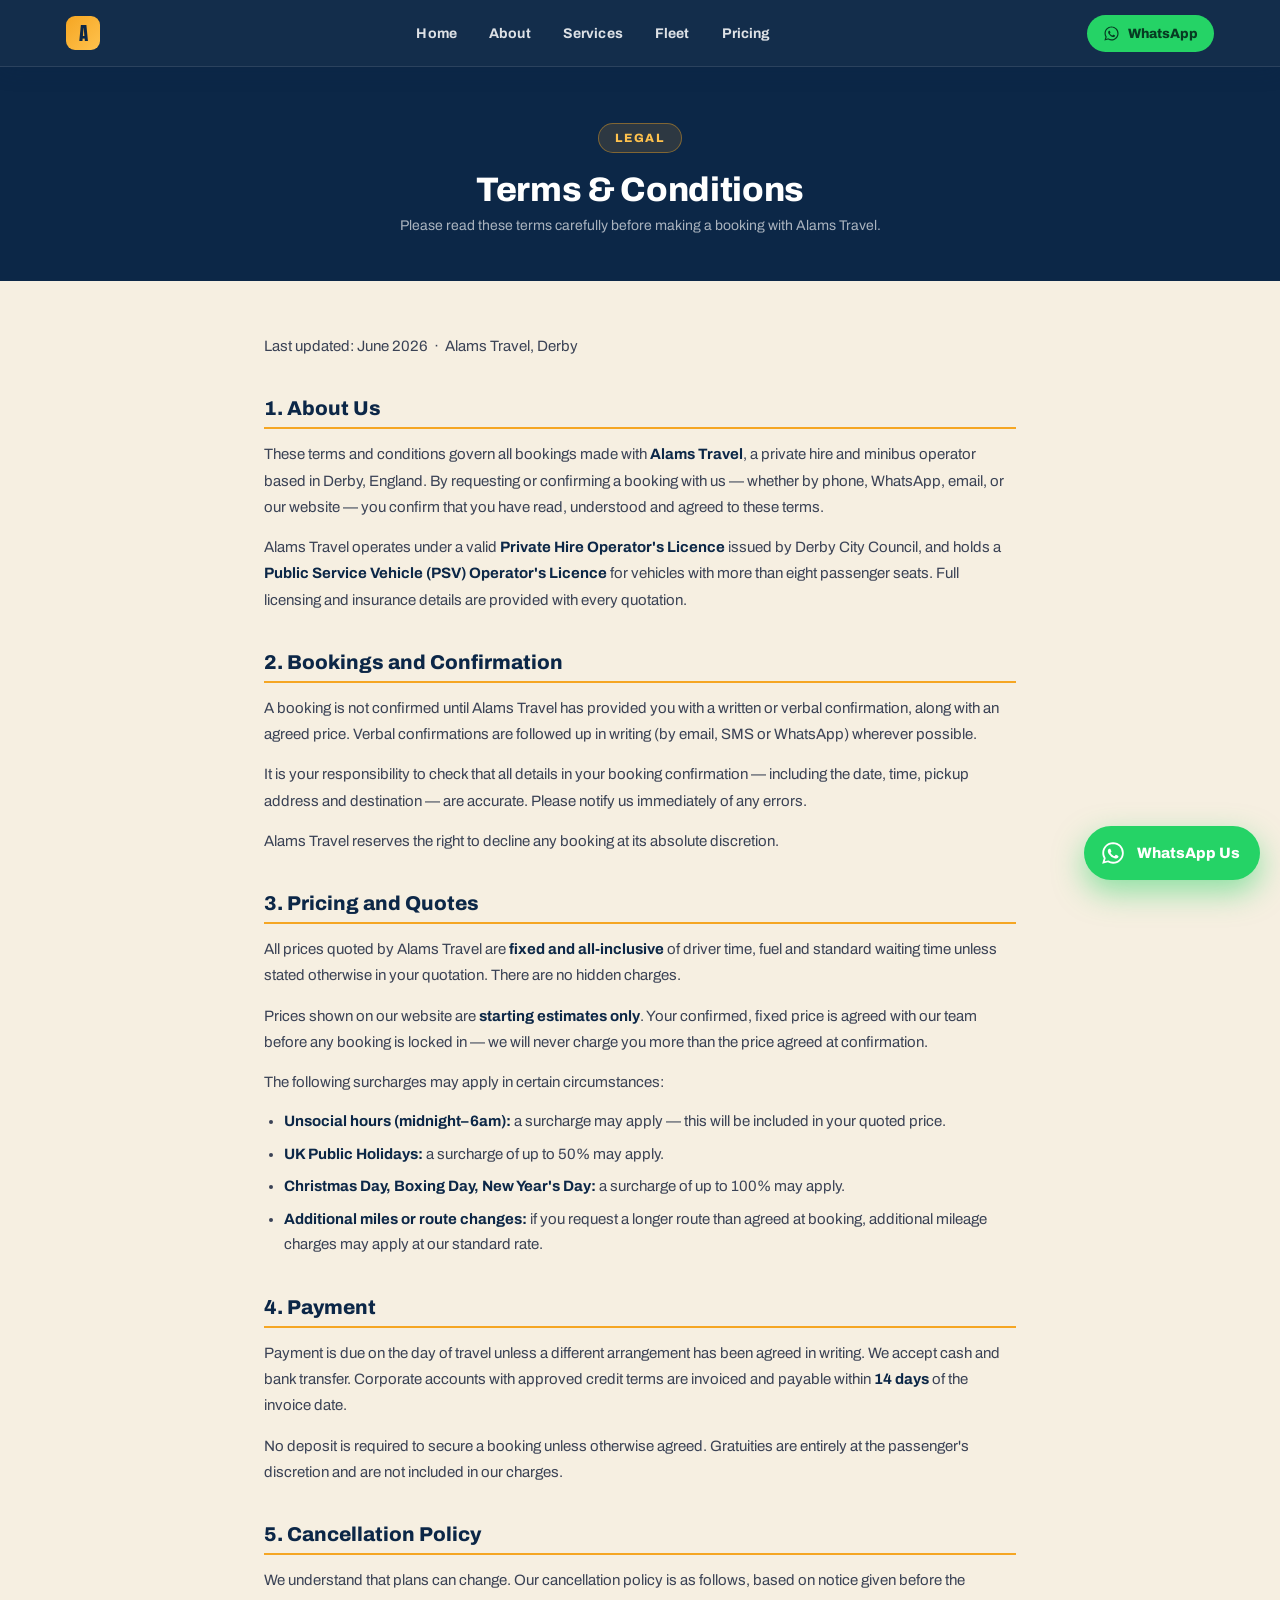
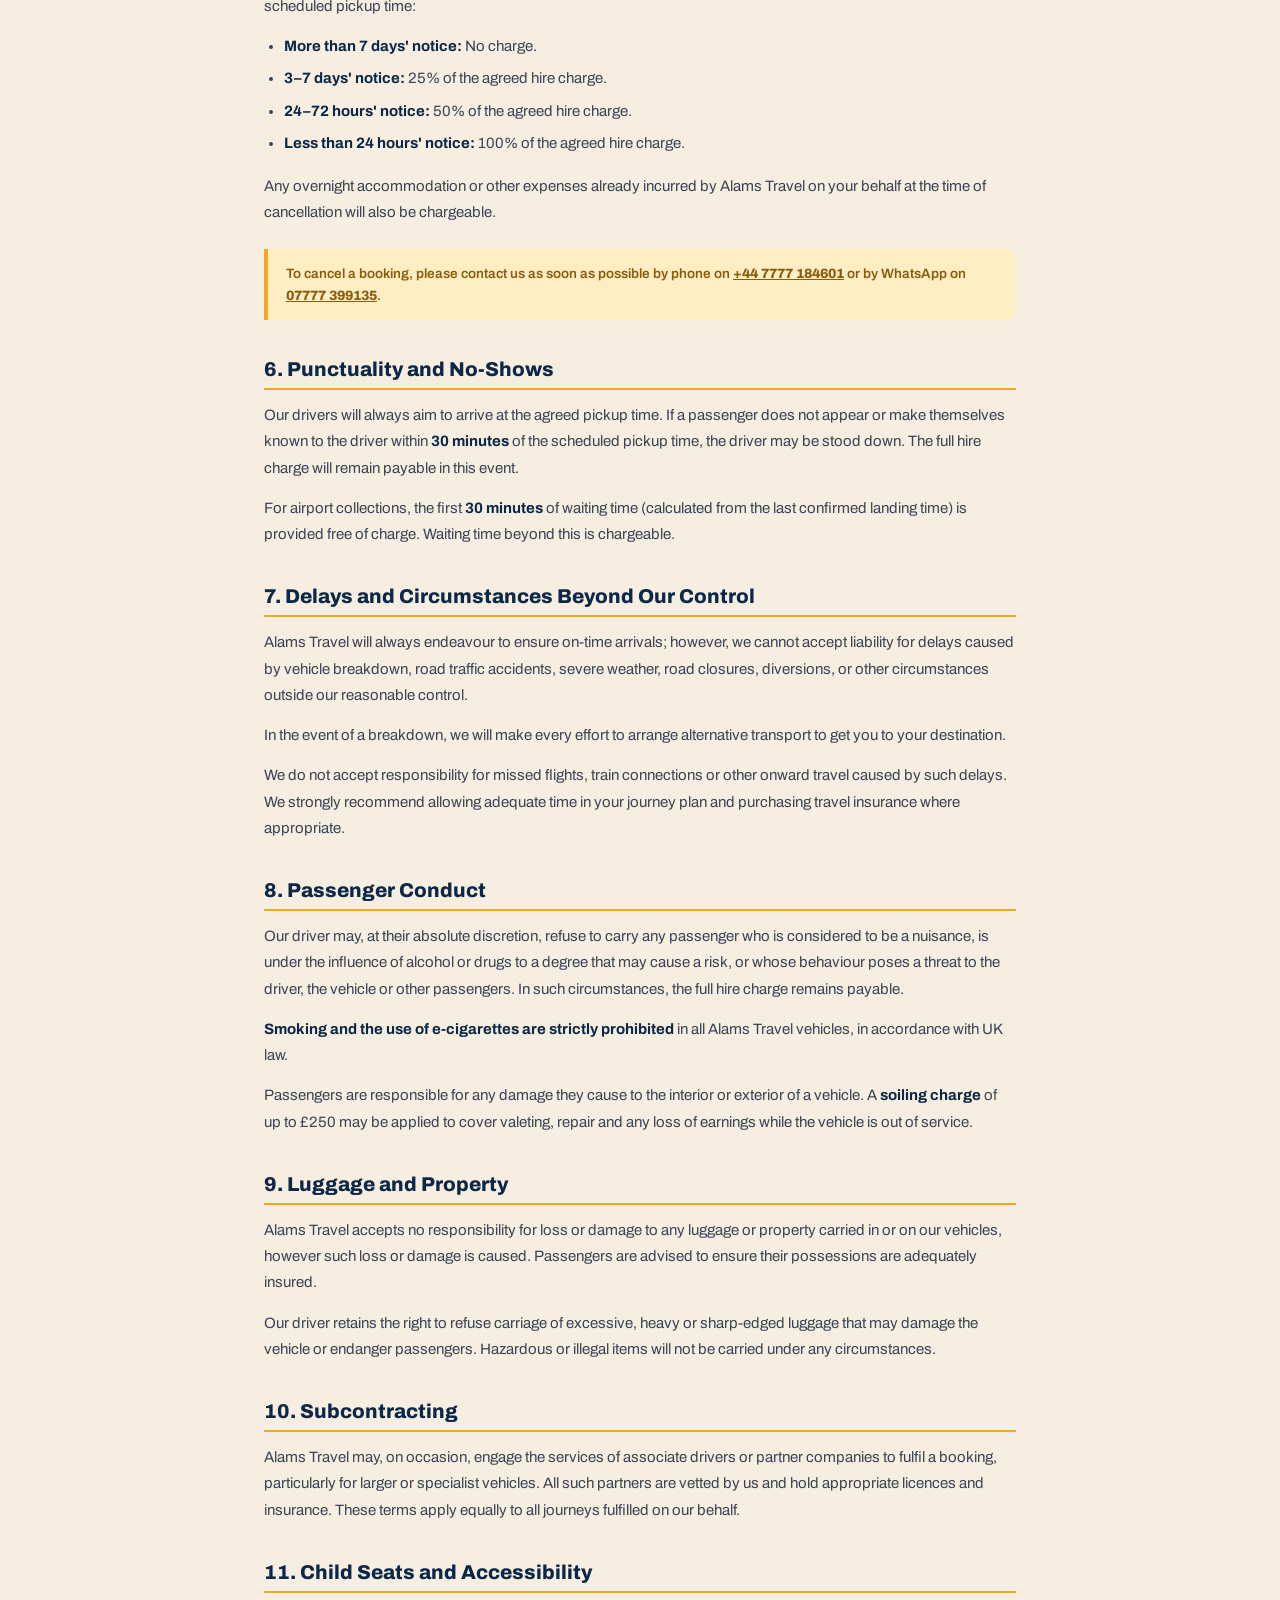
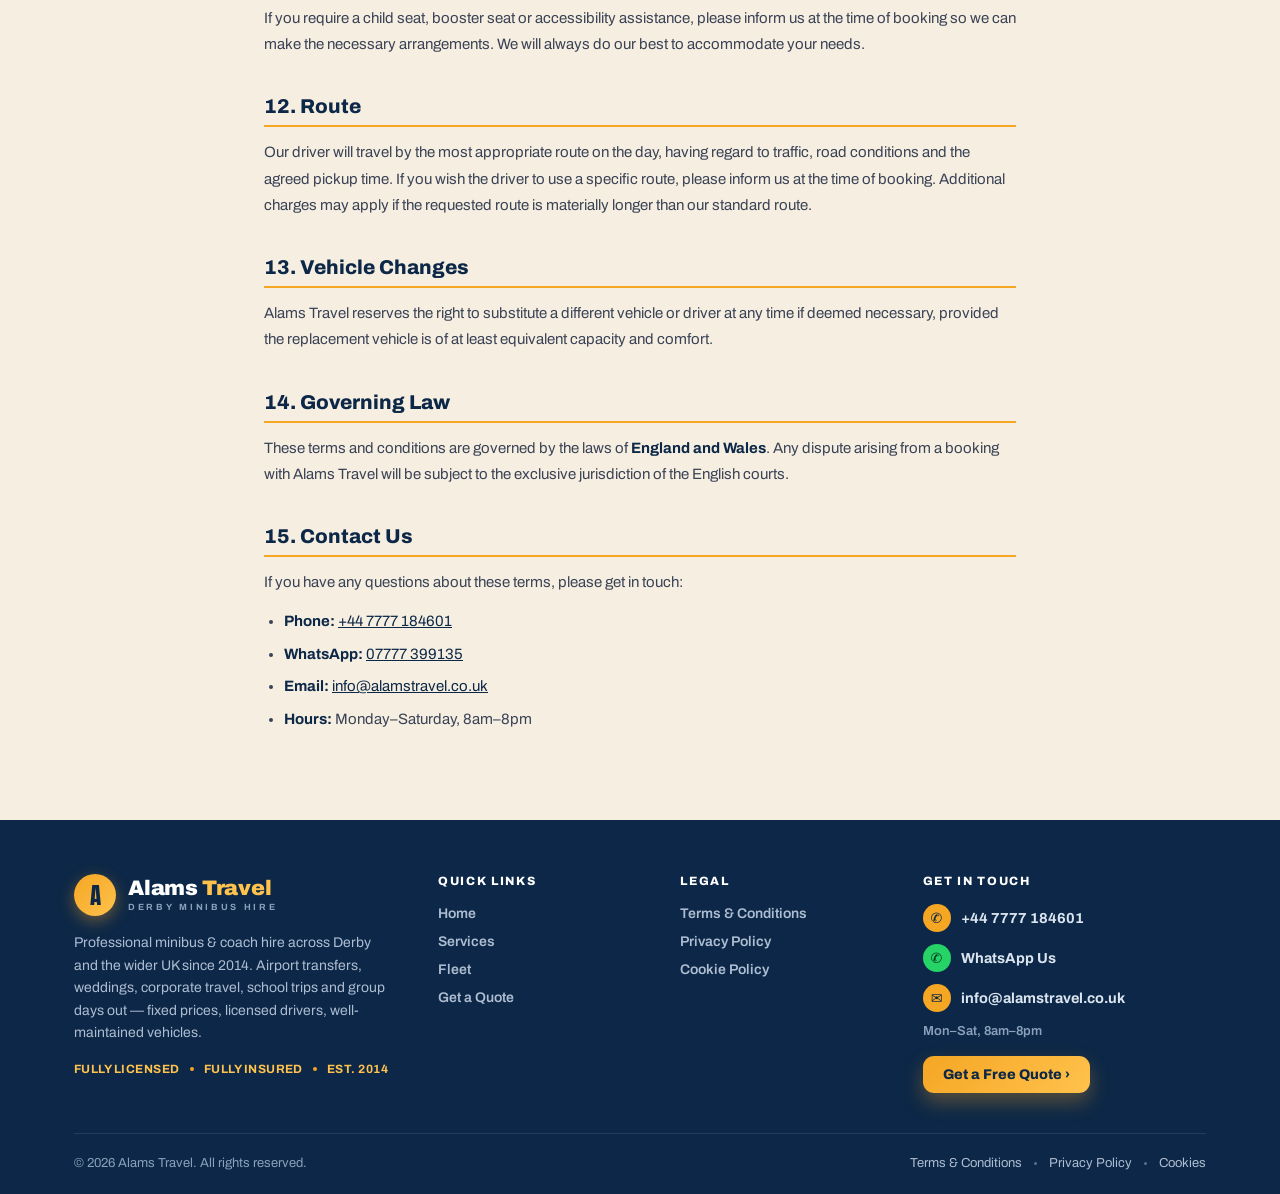
<file: terms.html>
<!DOCTYPE html>
<html lang="en">
<head>
<meta charset="utf-8">
<meta name="viewport" content="width=device-width, initial-scale=1">
<title>Terms &amp; Conditions — Alams Travel Derby Minibus Hire</title>
<meta name="description" content="Terms and conditions for Alams Travel Derby minibus and coach hire. Booking, cancellation, waiting time, conduct and liability policies.">
<meta name="robots" content="index, follow">
<link rel="canonical" href="https://www.alamstravel.co.uk/terms.html">
<link rel="icon" href="assets/favicon.svg" type="image/svg+xml">
<link rel="preload" href="assets/fonts/archivo-latin.woff2" as="font" type="font/woff2" crossorigin>
<link rel="preload" href="assets/fonts/anton-latin.woff2" as="font" type="font/woff2" crossorigin>
<link rel="stylesheet" href="assets/css/style.css">
<link rel="stylesheet" href="https://cdnjs.cloudflare.com/ajax/libs/font-awesome/6.5.1/css/all.min.css" crossorigin="anonymous">
<style>
  .legal-hero{background:var(--navy);padding:56px 34px 48px;text-align:center}
  .legal-hero .eyebrow{display:inline-flex;align-items:center;gap:8px;background:rgba(245,166,35,.14);color:var(--gold-l);border:1px solid rgba(245,166,35,.42);font-weight:800;letter-spacing:.16em;font-size:12px;padding:7px 16px;border-radius:999px;text-transform:uppercase;margin-bottom:18px}
  .legal-hero h1{color:#fff;font-weight:800;font-size:34px;letter-spacing:-.01em;margin:0 0 10px}
  .legal-hero p{color:rgba(255,255,255,.65);font-size:14px;margin:0}
  .legal-body{max-width:820px;margin:0 auto;padding:52px 34px 72px}
  .legal-body h2{font-weight:800;font-size:20px;color:var(--navy);margin:38px 0 12px;padding-bottom:8px;border-bottom:2px solid var(--gold)}
  .legal-body h2:first-child{margin-top:0}
  .legal-body p{font-size:15px;line-height:1.75;color:#3a4255;margin:0 0 14px}
  .legal-body ul{margin:0 0 16px;padding-left:20px}
  .legal-body ul li{font-size:15px;line-height:1.7;color:#3a4255;margin-bottom:7px}
  .legal-body strong{color:var(--navy)}
  .legal-note{background:var(--amber-bg);border-left:4px solid var(--gold);border-radius:0 10px 10px 0;padding:14px 18px;margin:24px 0;font-size:13.5px;color:var(--amber-text);font-weight:600;line-height:1.6}
  .legal-updated{font-size:12.5px;color:var(--muted);margin-bottom:32px}
  @media(max-width:600px){.legal-hero{padding:36px 18px 32px}.legal-hero h1{font-size:24px}.legal-body{padding:36px 18px 52px}}
</style>
</head>
<body>

<nav class="navbar" aria-label="Main navigation">
  <div class="navwrap">
    <a class="nav-brand" href="index.html#home">
      <span class="nav-mark">A</span>
    </a>
    <div class="nav-links" id="navLinks">
      <a href="index.html#home">Home</a>
      <a href="index.html#about-section">About</a>
      <a href="index.html#services-section">Services</a>
      <a href="index.html#fleet-section">Fleet</a>
      <a href="index.html#pricing-section">Pricing</a>
    </div>
    <div class="nav-actions">
      <a class="nav-wa" href="https://wa.me/447777399135?text=Hi%20Alams%20Travel%2C%20I%27d%20like%20a%20minibus%20quote." target="_blank" rel="noopener noreferrer">
        <svg viewBox="0 0 24 24"><path d="M12.04 2C6.58 2 2.13 6.45 2.13 11.91c0 1.75.46 3.46 1.32 4.97L2 22l5.25-1.38a9.9 9.9 0 0 0 4.79 1.22h.01c5.46 0 9.91-4.45 9.91-9.91 0-2.65-1.03-5.14-2.9-7.01A9.82 9.82 0 0 0 12.04 2zm0 1.67c2.2 0 4.27.86 5.83 2.42a8.18 8.18 0 0 1 2.42 5.82c0 4.54-3.7 8.24-8.25 8.24a8.2 8.2 0 0 1-4.18-1.14l-.3-.18-3.11.82.83-3.04-.2-.31a8.2 8.2 0 0 1-1.26-4.39c0-4.54 3.7-8.24 8.25-8.24zm-3.34 4.4c-.16 0-.42.06-.64.3-.22.24-.84.82-.84 2 0 1.18.86 2.32.98 2.48.12.16 1.7 2.6 4.12 3.64.58.25 1.03.4 1.38.51.58.18 1.11.16 1.53.1.47-.07 1.44-.59 1.64-1.16.2-.57.2-1.06.14-1.16-.06-.1-.22-.16-.46-.28-.24-.12-1.44-.71-1.66-.79-.22-.08-.38-.12-.54.12-.16.24-.62.79-.76.95-.14.16-.28.18-.52.06-.24-.12-1.02-.38-1.94-1.2-.72-.64-1.2-1.43-1.34-1.67-.14-.24-.02-.37.1-.49.11-.11.24-.28.36-.42.12-.14.16-.24.24-.4.08-.16.04-.3-.02-.42-.06-.12-.54-1.3-.74-1.78-.2-.47-.4-.4-.54-.41-.14-.01-.3-.01-.46-.01z"></path></svg>
        <span class="full">WhatsApp</span>
      </a>
      <button class="nav-toggle" id="navToggle" aria-label="Menu" aria-expanded="false" aria-controls="navLinks"><span></span><span></span><span></span></button>
    </div>
  </div>
</nav>

<main id="main-content">

  <div class="legal-hero">
    <div class="eyebrow">Legal</div>
    <h1>Terms &amp; Conditions</h1>
    <p>Please read these terms carefully before making a booking with Alams Travel.</p>
  </div>

  <div class="legal-body">
    <p class="legal-updated">Last updated: June 2026 &nbsp;·&nbsp; Alams Travel, Derby</p>

    <h2>1. About Us</h2>
    <p>These terms and conditions govern all bookings made with <strong>Alams Travel</strong>, a private hire and minibus operator based in Derby, England. By requesting or confirming a booking with us — whether by phone, WhatsApp, email, or our website — you confirm that you have read, understood and agreed to these terms.</p>
    <p>Alams Travel operates under a valid <strong>Private Hire Operator's Licence</strong> issued by Derby City Council, and holds a <strong>Public Service Vehicle (PSV) Operator's Licence</strong> for vehicles with more than eight passenger seats. Full licensing and insurance details are provided with every quotation.</p>

    <h2>2. Bookings and Confirmation</h2>
    <p>A booking is not confirmed until Alams Travel has provided you with a written or verbal confirmation, along with an agreed price. Verbal confirmations are followed up in writing (by email, SMS or WhatsApp) wherever possible.</p>
    <p>It is your responsibility to check that all details in your booking confirmation — including the date, time, pickup address and destination — are accurate. Please notify us immediately of any errors.</p>
    <p>Alams Travel reserves the right to decline any booking at its absolute discretion.</p>

    <h2>3. Pricing and Quotes</h2>
    <p>All prices quoted by Alams Travel are <strong>fixed and all-inclusive</strong> of driver time, fuel and standard waiting time unless stated otherwise in your quotation. There are no hidden charges.</p>
    <p>Prices shown on our website are <strong>starting estimates only</strong>. Your confirmed, fixed price is agreed with our team before any booking is locked in — we will never charge you more than the price agreed at confirmation.</p>
    <p>The following surcharges may apply in certain circumstances:</p>
    <ul>
      <li><strong>Unsocial hours (midnight–6am):</strong> a surcharge may apply — this will be included in your quoted price.</li>
      <li><strong>UK Public Holidays:</strong> a surcharge of up to 50% may apply.</li>
      <li><strong>Christmas Day, Boxing Day, New Year's Day:</strong> a surcharge of up to 100% may apply.</li>
      <li><strong>Additional miles or route changes:</strong> if you request a longer route than agreed at booking, additional mileage charges may apply at our standard rate.</li>
    </ul>

    <h2>4. Payment</h2>
    <p>Payment is due on the day of travel unless a different arrangement has been agreed in writing. We accept cash and bank transfer. Corporate accounts with approved credit terms are invoiced and payable within <strong>14 days</strong> of the invoice date.</p>
    <p>No deposit is required to secure a booking unless otherwise agreed. Gratuities are entirely at the passenger's discretion and are not included in our charges.</p>

    <h2>5. Cancellation Policy</h2>
    <p>We understand that plans can change. Our cancellation policy is as follows, based on notice given before the scheduled pickup time:</p>
    <ul>
      <li><strong>More than 7 days' notice:</strong> No charge.</li>
      <li><strong>3–7 days' notice:</strong> 25% of the agreed hire charge.</li>
      <li><strong>24–72 hours' notice:</strong> 50% of the agreed hire charge.</li>
      <li><strong>Less than 24 hours' notice:</strong> 100% of the agreed hire charge.</li>
    </ul>
    <p>Any overnight accommodation or other expenses already incurred by Alams Travel on your behalf at the time of cancellation will also be chargeable.</p>
    <div class="legal-note">To cancel a booking, please contact us as soon as possible by phone on <a href="tel:+447777184601" style="color:inherit;font-weight:800;">+44 7777 184601</a> or by WhatsApp on <a href="https://wa.me/447777399135" target="_blank" rel="noopener noreferrer" style="color:inherit;font-weight:800;">07777 399135</a>.</div>

    <h2>6. Punctuality and No-Shows</h2>
    <p>Our drivers will always aim to arrive at the agreed pickup time. If a passenger does not appear or make themselves known to the driver within <strong>30 minutes</strong> of the scheduled pickup time, the driver may be stood down. The full hire charge will remain payable in this event.</p>
    <p>For airport collections, the first <strong>30 minutes</strong> of waiting time (calculated from the last confirmed landing time) is provided free of charge. Waiting time beyond this is chargeable.</p>

    <h2>7. Delays and Circumstances Beyond Our Control</h2>
    <p>Alams Travel will always endeavour to ensure on-time arrivals; however, we cannot accept liability for delays caused by vehicle breakdown, road traffic accidents, severe weather, road closures, diversions, or other circumstances outside our reasonable control.</p>
    <p>In the event of a breakdown, we will make every effort to arrange alternative transport to get you to your destination.</p>
    <p>We do not accept responsibility for missed flights, train connections or other onward travel caused by such delays. We strongly recommend allowing adequate time in your journey plan and purchasing travel insurance where appropriate.</p>

    <h2>8. Passenger Conduct</h2>
    <p>Our driver may, at their absolute discretion, refuse to carry any passenger who is considered to be a nuisance, is under the influence of alcohol or drugs to a degree that may cause a risk, or whose behaviour poses a threat to the driver, the vehicle or other passengers. In such circumstances, the full hire charge remains payable.</p>
    <p><strong>Smoking and the use of e-cigarettes are strictly prohibited</strong> in all Alams Travel vehicles, in accordance with UK law.</p>
    <p>Passengers are responsible for any damage they cause to the interior or exterior of a vehicle. A <strong>soiling charge</strong> of up to £250 may be applied to cover valeting, repair and any loss of earnings while the vehicle is out of service.</p>

    <h2>9. Luggage and Property</h2>
    <p>Alams Travel accepts no responsibility for loss or damage to any luggage or property carried in or on our vehicles, however such loss or damage is caused. Passengers are advised to ensure their possessions are adequately insured.</p>
    <p>Our driver retains the right to refuse carriage of excessive, heavy or sharp-edged luggage that may damage the vehicle or endanger passengers. Hazardous or illegal items will not be carried under any circumstances.</p>

    <h2>10. Subcontracting</h2>
    <p>Alams Travel may, on occasion, engage the services of associate drivers or partner companies to fulfil a booking, particularly for larger or specialist vehicles. All such partners are vetted by us and hold appropriate licences and insurance. These terms apply equally to all journeys fulfilled on our behalf.</p>

    <h2>11. Child Seats and Accessibility</h2>
    <p>If you require a child seat, booster seat or accessibility assistance, please inform us at the time of booking so we can make the necessary arrangements. We will always do our best to accommodate your needs.</p>

    <h2>12. Route</h2>
    <p>Our driver will travel by the most appropriate route on the day, having regard to traffic, road conditions and the agreed pickup time. If you wish the driver to use a specific route, please inform us at the time of booking. Additional charges may apply if the requested route is materially longer than our standard route.</p>

    <h2>13. Vehicle Changes</h2>
    <p>Alams Travel reserves the right to substitute a different vehicle or driver at any time if deemed necessary, provided the replacement vehicle is of at least equivalent capacity and comfort.</p>

    <h2>14. Governing Law</h2>
    <p>These terms and conditions are governed by the laws of <strong>England and Wales</strong>. Any dispute arising from a booking with Alams Travel will be subject to the exclusive jurisdiction of the English courts.</p>

    <h2>15. Contact Us</h2>
    <p>If you have any questions about these terms, please get in touch:</p>
    <ul>
      <li><strong>Phone:</strong> <a href="tel:+447777184601" style="color:var(--navy);">+44 7777 184601</a></li>
      <li><strong>WhatsApp:</strong> <a href="https://wa.me/447777399135" target="_blank" rel="noopener noreferrer" style="color:var(--navy);">07777 399135</a></li>
      <li><strong>Email:</strong> <a href="mailto:info@alamstravel.co.uk" style="color:var(--navy);">info@alamstravel.co.uk</a></li>
      <li><strong>Hours:</strong> Monday–Saturday, 8am–8pm</li>
    </ul>
  </div>

</main>

<footer class="site-footer">
  <div class="ft-inner">
    <div class="ft-grid">
      <div class="ft-col ft-brand-col">
        <div class="ft-brand">
          <span class="ft-mark">A</span>
          <span class="ft-brand-name">Alams<b> Travel</b><small>DERBY MINIBUS HIRE</small></span>
        </div>
        <p class="ft-about">Professional minibus &amp; coach hire across Derby and the wider UK since 2014. Airport transfers, weddings, corporate travel, school trips and group days out — fixed prices, licensed drivers, well-maintained vehicles.</p>
        <div class="ft-trust">
          <span>Fully Licensed</span><i></i><span>Fully Insured</span><i></i><span>Est. 2014</span>
        </div>
      </div>
      <div class="ft-col">
        <h4 class="ft-head">Quick Links</h4>
        <ul class="ft-links">
          <li><a href="index.html#home">Home</a></li>
          <li><a href="index.html#services-section">Services</a></li>
          <li><a href="index.html#fleet-section">Fleet</a></li>
          <li><a href="index.html#pricing-section">Get a Quote</a></li>
        </ul>
      </div>
      <div class="ft-col">
        <h4 class="ft-head">Legal</h4>
        <ul class="ft-links">
          <li><a href="terms.html">Terms &amp; Conditions</a></li>
          <li><a href="privacy.html">Privacy Policy</a></li>
          <li><a href="privacy.html#cookies">Cookie Policy</a></li>
        </ul>
      </div>
      <div class="ft-col ft-contact-col">
        <h4 class="ft-head">Get in Touch</h4>
        <a class="ft-contact" href="tel:+447777184601"><span class="ft-ic">✆</span> +44 7777 184601</a>
        <a class="ft-contact" href="https://wa.me/447777399135" target="_blank" rel="noopener noreferrer"><span class="ft-ic ft-ic-wa">✆</span> WhatsApp Us</a>
        <a class="ft-contact" href="mailto:info@alamstravel.co.uk"><span class="ft-ic">✉</span> info@alamstravel.co.uk</a>
        <div class="ft-hours">Mon–Sat, 8am–8pm</div>
        <a class="ft-cta" href="index.html#pricing-section">Get a Free Quote ›</a>
      </div>
    </div>
    <div class="ft-bottom">
      <span>© 2026 Alams Travel. All rights reserved.</span>
      <span class="ft-legal">
        <a href="terms.html">Terms &amp; Conditions</a><i></i><a href="privacy.html">Privacy Policy</a><i></i><a href="privacy.html#cookies">Cookies</a>
      </span>
    </div>
  </div>
</footer>

<a class="wa-float" href="https://wa.me/447777399135?text=Hi%20Alams%20Travel%2C%20I%27d%20like%20a%20minibus%20quote." target="_blank" rel="noopener noreferrer" aria-label="Chat on WhatsApp">
  <svg viewBox="0 0 24 24"><path d="M12.04 2C6.58 2 2.13 6.45 2.13 11.91c0 1.75.46 3.46 1.32 4.97L2 22l5.25-1.38a9.9 9.9 0 0 0 4.79 1.22h.01c5.46 0 9.91-4.45 9.91-9.91 0-2.65-1.03-5.14-2.9-7.01A9.82 9.82 0 0 0 12.04 2zm0 1.67c2.2 0 4.27.86 5.83 2.42a8.18 8.18 0 0 1 2.42 5.82c0 4.54-3.7 8.24-8.25 8.24a8.2 8.2 0 0 1-4.18-1.14l-.3-.18-3.11.82.83-3.04-.2-.31a8.2 8.2 0 0 1-1.26-4.39c0-4.54 3.7-8.24 8.25-8.24zm-3.34 4.4c-.16 0-.42.06-.64.3-.22.24-.84.82-.84 2 0 1.18.86 2.32.98 2.48.12.16 1.7 2.6 4.12 3.64.58.25 1.03.4 1.38.51.58.18 1.11.16 1.53.1.47-.07 1.44-.59 1.64-1.16.2-.57.2-1.06.14-1.16-.06-.1-.22-.16-.46-.28-.24-.12-1.44-.71-1.66-.79-.22-.08-.38-.12-.54.12-.16.24-.62.79-.76.95-.14.16-.28.18-.52.06-.24-.12-1.02-.38-1.94-1.2-.72-.64-1.2-1.43-1.34-1.67-.14-.24-.02-.37.1-.49.11-.11.24-.28.36-.42.12-.14.16-.24.24-.4.08-.16.04-.3-.02-.42-.06-.12-.54-1.3-.74-1.78-.2-.47-.4-.4-.54-.41-.14-.01-.3-.01-.46-.01z"></path></svg>
  <span class="wa-label">WhatsApp Us</span>
</a>
<script src="assets/js/main.js" defer></script>
</body>
</html>
</file>
<file: assets/css/style.css>
/* ---- Self-hosted fonts (Anton + Archivo) ---- */
/* Anton */
@font-face{font-family:'Anton';font-style:normal;font-weight:400;font-display:swap;
  src:url('../fonts/anton-latin.woff2') format('woff2');
  unicode-range:U+0000-00FF,U+0131,U+0152-0153,U+02BB-02BC,U+02C6,U+02DA,U+02DC,U+0304,U+0308,U+0329,U+2000-206F,U+20AC,U+2122,U+2191,U+2193,U+2212,U+2215,U+FEFF,U+FFFD;}
@font-face{font-family:'Anton';font-style:normal;font-weight:400;font-display:swap;
  src:url('../fonts/anton-latin-ext.woff2') format('woff2');
  unicode-range:U+0100-02BA,U+02BD-02C5,U+02C7-02CC,U+02CE-02D7,U+02DD-02FF,U+0304,U+0308,U+0329,U+1D00-1DBF,U+1E00-1E9F,U+1EF2-1EFF,U+2020,U+20A0-20AB,U+20AD-20C0,U+2113,U+2C60-2C7F,U+A720-A7FF;}
@font-face{font-family:'Anton';font-style:normal;font-weight:400;font-display:swap;
  src:url('../fonts/anton-vietnamese.woff2') format('woff2');
  unicode-range:U+0102-0103,U+0110-0111,U+0128-0129,U+0168-0169,U+01A0-01A1,U+01AF-01B0,U+0300-0301,U+0303-0304,U+0308-0309,U+0323,U+0329,U+1EA0-1EF9,U+20AB;}
/* Archivo (variable, 400-900) */
@font-face{font-family:'Archivo';font-style:normal;font-weight:400 900;font-stretch:100%;font-display:swap;
  src:url('../fonts/archivo-latin.woff2') format('woff2');
  unicode-range:U+0000-00FF,U+0131,U+0152-0153,U+02BB-02BC,U+02C6,U+02DA,U+02DC,U+0304,U+0308,U+0329,U+2000-206F,U+20AC,U+2122,U+2191,U+2193,U+2212,U+2215,U+FEFF,U+FFFD;}
@font-face{font-family:'Archivo';font-style:normal;font-weight:400 900;font-stretch:100%;font-display:swap;
  src:url('../fonts/archivo-latin-ext.woff2') format('woff2');
  unicode-range:U+0100-02BA,U+02BD-02C5,U+02C7-02CC,U+02CE-02D7,U+02DD-02FF,U+0304,U+0308,U+0329,U+1D00-1DBF,U+1E00-1E9F,U+1EF2-1EFF,U+2020,U+20A0-20AB,U+20AD-20C0,U+2113,U+2C60-2C7F,U+A720-A7FF;}
@font-face{font-family:'Archivo';font-style:normal;font-weight:400 900;font-stretch:100%;font-display:swap;
  src:url('../fonts/archivo-vietnamese.woff2') format('woff2');
  unicode-range:U+0102-0103,U+0110-0111,U+0128-0129,U+0168-0169,U+01A0-01A1,U+01AF-01B0,U+0300-0301,U+0303-0304,U+0308-0309,U+0323,U+0329,U+1EA0-1EF9,U+20AB;}

:root{
    --navy:#0c2747;
    --gold:#f5a623;        /* bright gold — fills, icons, CTAs only */
    --gold-l:#ffc24d;      /* light gold — accents on navy */
    --gold-d:#9a5f0c;      /* deep gold — text on light backgrounds (AA) */
    --cream:#f6efe1;
    --muted:#7a715f;
    --muted2:#6b6253;
    --amber-bg:#ffedc4;
    --amber-text:#8a5d0e;
    --input-bg:#f6f3ec;
    --border:rgba(12,39,71,.1);
    --border2:rgba(12,39,71,.08);
    --error:#c23b32;
    --error-bg:#fdecea;
    --success:#1a8a45;
  }
  *{box-sizing:border-box}
  html,body{margin:0}
  body{font-family:'Archivo',system-ui,sans-serif;color:var(--navy);background:var(--cream)}
  button{font-family:inherit;cursor:pointer}
  .page{width:100%;background:var(--cream);display:flex;justify-content:center}

  /* shared form components used by both the hero and the pricing card */
  .tripbar{background:#fff;border:1px solid var(--border2);border-radius:16px;box-shadow:0 16px 36px rgba(12,39,71,.13);padding:16px;display:flex;flex-wrap:wrap;gap:14px;align-items:flex-end}
  .field{flex:1 1 150px;min-width:138px;display:flex;flex-direction:column;gap:7px}
  .field.sm{flex:0 1 108px;min-width:96px}
  .field>span,.field>label{font-weight:800;letter-spacing:.1em;font-size:10px;color:var(--muted2);text-transform:uppercase}
  .ctrl{position:relative}
  .ctrl select{width:100%;appearance:none;-webkit-appearance:none}
  .ctrl select,.ctrl input{width:100%;font:600 14px 'Archivo';color:var(--navy);background:var(--input-bg);border:1.5px solid var(--border);border-radius:10px;padding:11px 12px}
  .ctrl input{accent-color:var(--gold)}
  .ctrl select:focus,.ctrl input:focus{outline:none;border-color:var(--gold);background:#fff}
  .ctrl.sel:after{content:"";position:absolute;right:13px;top:46%;width:7px;height:7px;border-right:2px solid var(--navy);border-bottom:2px solid var(--navy);transform:translateY(-50%) rotate(45deg);pointer-events:none}
  .seg{display:flex;background:var(--input-bg);border:1.5px solid var(--border);border-radius:10px;padding:3px;gap:3px}
  .seg label{flex:1;text-align:center;font:700 13px 'Archivo';color:#6b7280;padding:8px 6px;border-radius:8px;cursor:pointer;position:relative}
  .seg label:has(input:checked){background:var(--navy);color:#fff}
  .seg input{position:absolute;opacity:0;width:0;height:0}
  .book{flex:1 1 158px;min-width:150px;display:flex;flex-direction:column;gap:7px}
  .book>span{visibility:hidden;font-size:10px}
  .btn-gold{width:100%;display:flex;align-items:center;justify-content:center;gap:8px;background:linear-gradient(135deg,var(--gold),var(--gold-l));color:var(--navy);font:800 15px 'Archivo';border:none;border-radius:11px;padding:12px 16px;box-shadow:0 9px 20px rgba(245,166,35,.4)}
  .btn-gold:hover{filter:brightness(1.05)}

  /* hero */
  .heroA{container-type:inline-size;position:relative;width:100%;max-width:1200px;padding:24px 34px 34px;display:flex;flex-direction:column;gap:16px;background:radial-gradient(125% 80% at 50% -8%,#fffdf9 0%,#faf3e6 52%,var(--cream) 100%)}
  .brand{display:flex;align-items:center;gap:11px}
  .brand-mark{width:42px;height:42px;border-radius:50%;background:linear-gradient(135deg,var(--gold),var(--gold-l));display:flex;align-items:center;justify-content:center;color:var(--navy);font-family:'Anton';font-size:23px;box-shadow:0 5px 16px rgba(245,166,35,.45)}
  .brand-name{font-weight:900;font-size:22px;letter-spacing:-.01em;line-height:1;color:var(--navy);white-space:nowrap}
  .brand-name b{color:var(--gold-d);font-weight:900}
  .brand-name small{display:block;font-weight:700;font-size:9px;letter-spacing:.3em;color:var(--muted);margin-top:4px;white-space:nowrap}
  .heroA-top{display:flex;align-items:center;justify-content:space-between;gap:12px}
  .top-cta{display:flex;align-items:center;gap:10px;background:var(--navy);color:#fff;padding:11px 18px;border-radius:999px;font-weight:700;font-size:14px;text-decoration:none;white-space:nowrap}
  .top-cta b{color:var(--gold-l);font-weight:800}
  .top-cta .ph{width:26px;height:26px;border-radius:50%;background:var(--gold);color:var(--navy);display:flex;align-items:center;justify-content:center;font-size:14px}
  .bigword{font-family:'Anton';font-weight:400;text-transform:uppercase;color:var(--gold-d);line-height:.84;letter-spacing:.01em}
  .heroA-head{text-align:center;display:flex;flex-direction:column;align-items:center;gap:16px;margin-top:4px}
  .kicker{font-weight:800;letter-spacing:.05em;font-size:32px;color:var(--navy);line-height:1;white-space:nowrap}
  .heroA .bigword{font-size:88px;line-height:.92;padding-top:2px;text-shadow:0 3px 0 rgba(12,39,71,.07);transition:opacity .26s ease,font-size .26s ease;white-space:nowrap}
  .heroA .bigword.long{font-size:52px;line-height:1.18}
  .subpill{display:inline-flex;align-items:center;gap:10px;background:var(--navy);color:#fff;font-weight:800;letter-spacing:.16em;font-size:19px;padding:10px 24px;border-radius:9px;text-transform:uppercase;white-space:nowrap}
  .feats{display:flex;align-items:center;gap:12px;color:var(--navy);font-weight:700;font-size:14px;letter-spacing:.03em;flex-wrap:wrap;justify-content:center}
  .feats i{width:5px;height:5px;border-radius:50%;background:var(--gold);display:inline-block}
  .tagline{background:var(--amber-bg);color:var(--amber-text);font-weight:800;font-size:14px;letter-spacing:.02em;padding:8px 18px;border-radius:999px;white-space:nowrap}
  .heroA-scene{position:relative;height:320px;margin-top:2px;display:flex;align-items:center;justify-content:center}
  .bus-slot{position:relative;width:96%;height:296px;border-radius:18px;overflow:hidden;box-shadow:0 22px 46px rgba(12,39,71,.24);z-index:2}
  .bus-slot img{width:100%;height:100%;object-fit:cover;object-position:center center;display:block}
  .bus-slot .bus-portrait{display:none}
  .bus-placeholder{width:100%;height:100%;background:linear-gradient(135deg,#dce8f2,#c5d7e8);border:2px dashed rgba(12,39,71,.25);display:flex;align-items:center;justify-content:center;text-align:center;color:var(--navy);font-weight:700;font-size:13px;line-height:1.5;padding:20px}
  .arc{position:absolute;left:13%;right:13%;top:18px;height:92px;border-top:2px dashed rgba(255,255,255,.8);border-radius:50%;z-index:3;pointer-events:none}
  .pin{position:absolute;display:flex;flex-direction:column;align-items:center;gap:8px;z-index:5}
  .pin.left{left:2.5%;bottom:26px}
  .pin.right{right:2.5%;bottom:26px}
  .pin .dot{width:42px;height:42px;background:linear-gradient(135deg,var(--gold),var(--gold-l));border-radius:50% 50% 50% 0;transform:rotate(-45deg);box-shadow:0 7px 16px rgba(245,166,35,.5);display:flex;align-items:center;justify-content:center}
  .pin .dot b{width:13px;height:13px;background:#fff;border-radius:50%;transform:rotate(45deg)}
  .pin .name{background:var(--navy);color:#fff;font-weight:800;letter-spacing:.09em;font-size:12.5px;padding:5px 14px;border-radius:7px;text-transform:uppercase}

  /* pricing & booking */
  .pricingA{container-type:inline-size;width:100%;max-width:1200px;padding:48px 34px;display:flex;flex-direction:column;gap:26px}
  .sec-head{text-align:center;display:flex;flex-direction:column;align-items:center;gap:10px}
  .eyebrow{display:inline-flex;align-items:center;gap:8px;background:var(--navy);color:#fff;font-weight:800;letter-spacing:.16em;font-size:12px;padding:7px 18px;border-radius:999px;text-transform:uppercase}
  .hero-title{display:contents}
  .sec-title{margin:0;font-weight:800;font-size:30px;letter-spacing:-.01em;color:var(--navy);max-width:560px;line-height:1.25}
  .sec-sub{font-size:15px;color:var(--muted2);max-width:480px;line-height:1.55}
  .card{background:#fff;border:1px solid var(--border2);border-radius:16px;box-shadow:0 16px 36px rgba(12,39,71,.1);padding:28px}
  .card-label{font-weight:800;letter-spacing:.08em;font-size:12px;color:var(--gold-d);text-transform:uppercase;margin-bottom:4px}
  .card-title{font-weight:800;font-size:20px;color:var(--navy);margin-bottom:20px}
  .vehicles{display:grid;grid-template-columns:1fr 1fr;gap:14px;margin-bottom:22px}
  .vcard{position:relative;border:1.5px solid var(--border);background:var(--input-bg);border-radius:12px;padding:16px;cursor:pointer;display:flex;flex-direction:column;gap:6px;text-align:left}
  .vcard.active{border-color:var(--gold);background:#fff;box-shadow:0 0 0 3px rgba(245,166,35,.18)}
  .vcard .vname{font-weight:800;font-size:15px;color:var(--navy)}
  .vcard .vmeta{font-size:12px;color:var(--muted2);font-weight:600}
  .vcard .vfrom{font-weight:800;font-size:13px;color:var(--gold-d)}
  .vcard input{position:absolute;opacity:0}
  .price-out{margin-top:22px;border-top:1px dashed var(--border);padding-top:20px;display:flex;align-items:flex-start;justify-content:space-between;flex-wrap:wrap;gap:16px;border-radius:12px}
  .price-out.pulse{animation:pulseRing 1.2s ease-out}
  @keyframes pulseRing{0%{box-shadow:0 0 0 0 rgba(245,166,35,.45)}100%{box-shadow:0 0 0 16px rgba(245,166,35,0)}}
  .price-num{font-family:'Anton';font-weight:400;font-size:46px;color:var(--gold-d);line-height:1}
  .price-num small{font-family:'Archivo';font-weight:800;font-size:15px;color:var(--navy);margin-right:4px}
  .price-break{font-size:13px;color:var(--muted2);font-weight:600;margin-top:6px}
  .warn{font-size:12px;color:var(--amber-text);font-weight:700;margin-top:6px;max-width:340px}
  .price-note{font-size:12px;color:var(--muted);max-width:260px;text-align:right;line-height:1.55}
  .form-grid{display:grid;grid-template-columns:1fr 1fr;gap:14px;margin-bottom:16px}
  .form-grid .full{grid-column:1/-1}
  .form-grid label{display:flex;flex-direction:column;gap:7px}
  .form-grid span{font-weight:800;letter-spacing:.1em;font-size:10px;color:var(--muted2);text-transform:uppercase}
  textarea{width:100%;font:600 14px 'Archivo';color:var(--navy);background:var(--input-bg);border:1.5px solid var(--border);border-radius:10px;padding:11px 12px;resize:vertical;min-height:80px}
  textarea:focus{outline:none;border-color:var(--gold);background:#fff}
  .terms{display:flex;align-items:flex-start;gap:9px;font-size:12.5px;color:var(--muted2);font-weight:600;margin-bottom:18px;line-height:1.5}
  .terms input{margin-top:3px;accent-color:var(--gold)}
  .terms a{color:var(--navy);font-weight:800;text-decoration:underline}
  .confirm-note{text-align:center;font-size:12px;color:var(--muted);margin-top:12px}
  /* inline validation */
  .fld.invalid,textarea.invalid{border-color:var(--error);background:var(--error-bg)}
  .fld.invalid:focus,textarea.invalid:focus{border-color:var(--error);background:#fff}
  .field-error{display:none;color:var(--error);font-size:11.5px;font-weight:700;letter-spacing:.01em;margin-top:-1px;text-transform:none}
  .field-error.show{display:block}
  label.has-error .field-error{display:block}
  .terms.has-error label{color:var(--error)}
  .form-alert{display:none;align-items:flex-start;gap:9px;background:var(--error-bg);border:1px solid rgba(194,59,50,.32);color:#8f241d;font-size:13px;font-weight:600;line-height:1.5;border-radius:10px;padding:11px 14px;margin-bottom:14px}
  .form-alert.show{display:flex}
  .form-alert b{font-weight:800}
  .btn-gold:disabled{opacity:.62;cursor:not-allowed;filter:none}
  .trust{display:flex;align-items:center;gap:12px;color:var(--navy);font-weight:700;font-size:13px;letter-spacing:.02em;flex-wrap:wrap;justify-content:center}
  .trust i{width:5px;height:5px;border-radius:50%;background:var(--gold);display:inline-block}

  /* services we offer */
  .services{width:100%;max-width:1200px;padding:48px 34px;display:flex;flex-direction:column;gap:30px}
  .svc-grid{display:grid;grid-template-columns:repeat(3,1fr);gap:18px}
  .svc-tile{position:relative;height:240px;border-radius:14px;overflow:hidden;box-shadow:0 16px 36px rgba(12,39,71,.16);cursor:pointer;transition:transform .4s ease,box-shadow .4s ease}
  .svc-tile img{position:absolute;inset:0;width:100%;height:100%;object-fit:cover;transition:transform .6s ease;display:block}
  .svc-ov{position:absolute;inset:0;pointer-events:none;background:linear-gradient(to top,rgba(12,39,71,.88) 0%,rgba(12,39,71,.28) 54%,rgba(12,39,71,0) 100%);transition:background .4s ease}
  .svc-cap{position:absolute;left:20px;right:20px;bottom:18px;pointer-events:none;display:flex;flex-direction:column}
  .svc-rule{width:34px;height:3px;background:var(--gold);border-radius:2px;transition:width .4s ease}
  .svc-cap h3{color:#fff;font-weight:800;font-size:19px;letter-spacing:.01em;line-height:1.1;margin:9px 0 0}
  .svc-reveal{color:rgba(255,255,255,.88);font-size:12.5px;line-height:1.45;opacity:0;max-height:0;overflow:hidden;transition:opacity .35s ease,max-height .35s ease,margin-top .35s ease}
  .svc-tile:hover{transform:translateY(-5px);box-shadow:0 28px 52px rgba(12,39,71,.32)}
  .svc-tile:hover img{transform:scale(1.09)}
  .svc-tile:hover .svc-ov{background:linear-gradient(to top,rgba(12,39,71,.96) 0%,rgba(12,39,71,.55) 58%,rgba(12,39,71,.18) 100%)}
  .svc-tile:hover .svc-rule{width:56px}
  .svc-tile:hover .svc-reveal{opacity:1;max-height:64px;margin-top:8px}
  .sec-sub.serif{font-family:Georgia,'Times New Roman',serif;font-style:italic;font-weight:700;color:#0c0f14;font-size:15.5px;max-width:540px}
  @media (max-width:760px){.svc-grid{grid-template-columns:1fr 1fr}}
  @media (max-width:520px){.svc-grid{grid-template-columns:1fr}.services{padding:30px 16px}}

  /* about us — navy trust band */
  .aboutBand{width:100%;background:linear-gradient(180deg,#0c2747 0%,#0a2039 100%);display:flex;justify-content:center}
  .aboutA{width:100%;max-width:1200px;padding:58px 34px;display:grid;grid-template-columns:1.05fr .95fr;gap:48px;align-items:center}
  .about-eyebrow{display:inline-flex;align-items:center;gap:8px;background:rgba(245,166,35,.14);color:var(--gold-l);border:1px solid rgba(245,166,35,.42);font-weight:800;letter-spacing:.16em;font-size:12px;padding:7px 16px;border-radius:999px;text-transform:uppercase;width:max-content}
  .about-title{font-weight:800;font-size:32px;line-height:1.22;color:#fff;margin:16px 0 0;letter-spacing:-.01em}
  .about-title b{color:var(--gold);font-weight:800}
  .about-copy{color:rgba(255,255,255,.8);font-size:15.5px;line-height:1.7;margin-top:16px;max-width:490px}
  .about-stats{display:flex;gap:34px;margin-top:28px;flex-wrap:wrap}
  .about-stat .n{font-family:'Anton';font-weight:400;font-size:42px;color:var(--gold);line-height:1}
  .about-stat .l{font-size:12px;font-weight:700;letter-spacing:.04em;color:rgba(255,255,255,.7);text-transform:uppercase;margin-top:7px}
  .compliance{background:rgba(255,255,255,.05);border:1px solid rgba(255,255,255,.13);border-radius:18px;padding:26px 26px 22px}
  .compliance h3{color:#fff;font-size:12.5px;font-weight:800;letter-spacing:.14em;text-transform:uppercase;margin:0 0 18px;display:flex;align-items:center;gap:12px}
  .compliance h3 i{flex:1;height:1px;background:rgba(255,255,255,.16)}
  .comp-grid{display:grid;grid-template-columns:1fr 1fr;gap:13px 14px}
  .comp-item{display:flex;align-items:flex-start;gap:10px;color:rgba(255,255,255,.92);font-size:13.5px;font-weight:600;line-height:1.38}
  .comp-item .tick{flex:none;width:22px;height:22px;border-radius:50%;background:linear-gradient(135deg,var(--gold),var(--gold-l));color:var(--navy);display:flex;align-items:center;justify-content:center;font-size:12px;font-weight:900;margin-top:1px}
  .comp-note{margin-top:18px;color:rgba(255,255,255,.55);font-size:11.5px;font-weight:600;letter-spacing:.02em}

  /* fleet */
  .fleet{width:100%;max-width:1200px;padding:48px 34px;display:flex;flex-direction:column;gap:30px}
  .fleet-grid{display:grid;grid-template-columns:repeat(3,1fr);gap:18px}
  .fleet-card{background:#fff;border:1px solid var(--border2);border-radius:16px;box-shadow:0 16px 36px rgba(12,39,71,.1);overflow:hidden;display:flex;flex-direction:column;transition:transform .35s ease,box-shadow .35s ease}
  .fleet-card:hover{transform:translateY(-6px);box-shadow:0 28px 50px rgba(12,39,71,.2)}
  .fleet-img{position:relative;height:152px;background:repeating-linear-gradient(45deg,#dce8f2,#dce8f2 11px,#d3e1ee 11px,#d3e1ee 22px);overflow:hidden}
  .fleet-img img{width:100%;height:100%;object-fit:cover;display:block;transition:transform .55s ease}
  .fleet-card:hover .fleet-img img{transform:scale(1.07)}
  .fleet-ph{position:absolute;inset:0;display:flex;align-items:center;justify-content:center;color:rgba(12,39,71,.5);font:600 11px ui-monospace,monospace;letter-spacing:.04em;text-align:center;padding:0 12px}
  .fleet-seats{position:absolute;top:10px;left:10px;background:var(--navy);color:#fff;font-weight:800;font-size:11px;letter-spacing:.04em;padding:5px 11px;border-radius:999px}
  .fleet-seats b{color:var(--gold-l);font-weight:900}
  .fleet-body{padding:18px 18px 20px;display:flex;flex-direction:column;gap:9px}
  .fleet-name{font-weight:800;font-size:17px;color:var(--navy)}
  .fleet-feats{display:flex;flex-direction:column;gap:7px;margin-top:1px}
  .fleet-feats span{display:flex;align-items:center;gap:9px;font-size:12.5px;color:var(--muted2);font-weight:600;line-height:1.3}
  .fleet-feats span:before{content:"";width:6px;height:6px;border-radius:50%;background:var(--gold);flex:none}
  @media (max-width:980px){.fleet-grid{grid-template-columns:1fr 1fr}}
  @media (max-width:760px){.aboutA{grid-template-columns:1fr;gap:30px;padding:40px 18px}.comp-grid{grid-template-columns:1fr}.about-title{font-size:26px}}
  @media (max-width:520px){.fleet-grid{grid-template-columns:1fr}.fleet{padding:30px 16px}}

  @container (max-width:640px){
    .heroA{padding:18px 15px 24px;gap:13px}
    .heroA-top{flex-direction:column;align-items:flex-start;gap:10px}
    .top-cta{font-size:12px;padding:8px 13px;align-self:stretch;justify-content:center}
    .kicker{font-size:19px}
    .heroA .bigword{font-size:46px}
    .heroA .bigword.long{font-size:30px;line-height:1.15}
    .subpill{font-size:13px;padding:7px 15px;letter-spacing:.1em}
    .feats{font-size:11px;gap:7px}
    .tagline{font-size:12px;padding:7px 14px}
    .brand-name{font-size:18px}
    .brand-mark{width:36px;height:36px;font-size:19px}
    .heroA-scene{height:312px}
    .bus-slot{width:100%;height:294px}
    .bus-slot img{object-position:center center}
    .bus-slot .bus-land{display:none}
    .bus-slot .bus-portrait{display:block}
    .pin .name{font-size:10px;padding:4px 9px;letter-spacing:.05em}
    .pin .dot{width:33px;height:33px}
    .pin.left{left:1%;bottom:12px}
    .pin.right{right:1%;bottom:12px}
    .arc{display:none}
    .tripbar{flex-direction:column;align-items:stretch;padding:13px;gap:11px}
    .field,.field.sm,.book{flex:1 1 auto;min-width:0}
    .pricingA{padding:30px 16px}
    .sec-title{font-size:22px}
    .vehicles{grid-template-columns:1fr}
    .price-out{flex-direction:column;align-items:flex-start}
    .price-note{text-align:left;max-width:none}
    .form-grid{grid-template-columns:1fr}
    .card{padding:20px}
  }

  /* sticky nav */
  html{scroll-behavior:smooth;scroll-padding-top:74px}
  .navbar{position:sticky;top:0;z-index:60;background:rgba(12,39,71,.97);backdrop-filter:blur(8px);border-bottom:1px solid rgba(255,255,255,.10);box-shadow:0 4px 20px rgba(12,39,71,.18)}
  .navwrap{max-width:1200px;margin:0 auto;padding:0 26px;height:66px;display:flex;align-items:center;justify-content:space-between;gap:16px}
  .nav-brand{display:flex;align-items:center;gap:10px;text-decoration:none}
  .nav-mark{width:34px;height:34px;border-radius:9px;background:linear-gradient(135deg,var(--gold),var(--gold-l));color:var(--navy);font-family:'Anton';font-size:19px;display:flex;align-items:center;justify-content:center}
  .nav-name{color:#fff;font-weight:800;font-size:17px;letter-spacing:.01em;line-height:1}
  .nav-name b{color:var(--gold)}
  .nav-name small{display:block;font-weight:700;font-size:8px;letter-spacing:.26em;color:rgba(255,255,255,.6);margin-top:3px}
  .nav-links{display:flex;align-items:center;gap:4px}
  .nav-links a{position:relative;color:rgba(255,255,255,.86);text-decoration:none;font-weight:700;font-size:14px;letter-spacing:.01em;padding:9px 14px;border-radius:8px;transition:color .2s ease,background .2s ease}
  .nav-links a::after{content:"";position:absolute;left:14px;right:14px;bottom:3px;height:2.5px;border-radius:2px;background:var(--gold-l);transform:scaleX(0);transform-origin:center;transition:transform .25s ease}
  .nav-links a:hover{color:#fff;background:rgba(255,255,255,.08)}
  .nav-links a:hover::after{transform:scaleX(.5);background:rgba(255,194,77,.55)}
  .nav-links a.active{color:#fff;background:rgba(245,166,35,.16)}
  .nav-links a.active::after{transform:scaleX(1);background:linear-gradient(90deg,var(--gold),var(--gold-l))}
  .nav-actions{display:flex;align-items:center;gap:10px}
  .nav-wa{display:flex;align-items:center;gap:8px;background:#25d366;color:#073b22;text-decoration:none;font-weight:800;font-size:13.5px;padding:10px 16px;border-radius:999px;white-space:nowrap;transition:transform .2s ease,box-shadow .2s ease}
  .nav-wa:hover{transform:translateY(-1px);box-shadow:0 8px 20px rgba(37,211,102,.42)}
  .nav-wa svg{width:17px;height:17px;fill:#073b22}
  .nav-toggle{display:none;flex-direction:column;gap:5px;background:none;border:0;cursor:pointer;padding:8px}
  .nav-toggle span{width:24px;height:2.5px;background:#fff;border-radius:2px;transition:transform .25s ease,opacity .25s ease}
  .nav-toggle.open span:nth-child(1){transform:translateY(7.5px) rotate(45deg)}
  .nav-toggle.open span:nth-child(2){opacity:0}
  .nav-toggle.open span:nth-child(3){transform:translateY(-7.5px) rotate(-45deg)}

  /* floating whatsapp */
  .wa-float{position:fixed;right:20px;bottom:20px;z-index:70;display:flex;align-items:center;gap:11px;background:#25d366;color:#fff;text-decoration:none;padding:14px 20px 14px 16px;border-radius:999px;box-shadow:0 12px 30px rgba(37,211,102,.5);font-weight:800;font-size:15px;transition:transform .2s ease,box-shadow .2s ease}
  .wa-float:hover{transform:translateY(-2px) scale(1.03);box-shadow:0 16px 38px rgba(37,211,102,.6)}
  .wa-float svg{width:26px;height:26px;fill:#fff}
  .wa-float .wa-label{line-height:1}

  @media (max-width:860px){
    .nav-links{position:fixed;top:66px;left:0;right:0;height:calc(100vh - 66px);height:calc(100dvh - 66px);overflow-y:auto;background:#0a2039;flex-direction:column;align-items:stretch;gap:2px;padding:14px 18px 24px;border-bottom:1px solid rgba(255,255,255,.12);transform:translateY(-100%);visibility:hidden;transition:transform .3s ease,visibility 0s linear .3s;box-shadow:0 16px 30px rgba(0,0,0,.3)}
    .nav-links.open{transform:translateY(0);visibility:visible;transition:transform .3s ease,visibility 0s}
    .nav-links a{padding:13px 12px;font-size:15px;border-radius:10px}
    .nav-toggle{display:flex}
    .nav-wa span.full{display:none}
    .navwrap{padding:0 16px}
    .wa-float .wa-label{display:none}
    .wa-float{padding:15px;right:16px;bottom:16px}
  }

/* ═══════════════════════════════════════════
   CONFIRMATION POPUP — .aq-*
   ═══════════════════════════════════════════ */
.aq-overlay{
  display:none;position:fixed;inset:0;z-index:9999;
  background:rgba(8,20,40,.72);backdrop-filter:blur(6px);-webkit-backdrop-filter:blur(6px);
  align-items:center;justify-content:center;padding:16px;
}
.aq-overlay.open{display:flex;animation:aqFadeIn .28s ease both}
@keyframes aqFadeIn{from{opacity:0}to{opacity:1}}

.aq-modal{
  background:#fff;border-radius:20px;
  max-width:460px;width:100%;
  box-shadow:0 24px 72px rgba(0,0,0,.28);
  overflow:hidden;
  animation:aqSlideUp .32s cubic-bezier(.22,.68,0,1.2) both;
}
@keyframes aqSlideUp{from{transform:translateY(32px);opacity:0}to{transform:translateY(0);opacity:1}}

.aq-header{
  background:var(--navy);
  display:flex;align-items:center;gap:10px;
  padding:14px 22px;
}
.aq-logo-mark{
  width:32px;height:32px;border-radius:8px;
  background:var(--gold);color:var(--navy);
  font-family:'Anton',sans-serif;font-size:18px;
  display:flex;align-items:center;justify-content:center;
  flex-shrink:0;
}
.aq-brand{color:#fff;font-size:15px;letter-spacing:.5px;font-weight:500}
.aq-brand b{color:var(--gold)}

.aq-icon-wrap{
  position:relative;width:76px;height:76px;
  margin:28px auto 0;
  display:flex;align-items:center;justify-content:center;
}
.aq-ring{
  position:absolute;inset:0;border-radius:50%;
  border:3px solid var(--gold);
  animation:aqRingPulse 1.8s ease-in-out infinite;
}
@keyframes aqRingPulse{
  0%,100%{transform:scale(1);opacity:.6}
  50%{transform:scale(1.12);opacity:1}
}
.aq-check{
  width:52px;height:52px;
  stroke:var(--gold);stroke-width:3;
  animation:aqDraw .5s ease .15s both;
}
@keyframes aqDraw{
  from{stroke-dasharray:0 200;stroke-dashoffset:0}
  to{stroke-dasharray:200 0}
}

.aq-title{
  font-family:'Anton',sans-serif;font-size:22px;letter-spacing:.5px;
  color:var(--navy);text-align:center;
  margin:14px 22px 6px;
}
.aq-sub{
  font-size:13.5px;color:#5a6478;text-align:center;
  margin:0 22px 16px;line-height:1.5;
}

.aq-summary{
  background:#f4f7fb;border-radius:12px;
  margin:0 20px 18px;padding:14px 16px;
  display:grid;gap:7px;
}
.aq-row{
  display:flex;align-items:baseline;gap:8px;
  font-size:13px;
}
.aq-label{
  color:#8a95a8;font-size:11.5px;text-transform:uppercase;letter-spacing:.6px;
  white-space:nowrap;min-width:72px;
}
.aq-val{
  color:var(--navy);font-weight:600;font-size:13.5px;
}
.aq-val.price{color:#1a8a45;font-size:15px}

.aq-next{
  margin:0 20px 16px;display:grid;gap:10px;
}
.aq-next-item{
  display:flex;align-items:flex-start;gap:10px;
  font-size:13px;color:#444d5c;line-height:1.45;
}
.aq-num{
  min-width:22px;height:22px;border-radius:50%;
  background:var(--navy);color:#fff;
  font-size:11px;font-weight:700;
  display:flex;align-items:center;justify-content:center;
  flex-shrink:0;margin-top:1px;
}

.aq-contact{
  background:var(--amber-bg);border-radius:10px;
  margin:0 20px 18px;padding:11px 14px;
  font-size:12.5px;color:#6b5500;text-align:center;line-height:1.5;
}
.aq-contact a{color:var(--navy);font-weight:600;text-decoration:none}
.aq-contact a:hover{text-decoration:underline}

.aq-close{
  display:block;width:calc(100% - 40px);
  margin:0 20px 22px;
  font-size:15px;padding:14px;border-radius:12px;
}

@media(max-width:500px){
  .aq-title{font-size:19px}
  .aq-modal{border-radius:16px}
}

/* ═══════════════════════════════════════════
   BOOKING TYPE TABS
   ═══════════════════════════════════════════ */
.booking-tabs{
  display:grid;grid-template-columns:repeat(4,1fr);gap:12px;
}
.btab{
  position:relative;
  border:2px solid var(--border);background:#fff;
  border-radius:16px;padding:20px 18px;cursor:pointer;
  transition:all .25s ease;text-align:left;
  box-shadow:0 2px 10px rgba(12,39,71,.06);
  display:flex;align-items:center;gap:14px;
  font-family:'Archivo',sans-serif;
}
.btab:hover{
  border-color:var(--gold);
  box-shadow:0 10px 28px rgba(12,39,71,.13);
  transform:translateY(-3px);
}
.btab.active{
  background:var(--navy);border-color:var(--navy);
  box-shadow:0 14px 36px rgba(12,39,71,.32);
  transform:translateY(-4px);
}
.btab-icon-wrap{
  width:48px;height:48px;border-radius:13px;
  background:var(--amber-bg);
  display:flex;align-items:center;justify-content:center;
  font-size:20px;color:var(--amber-text);flex-shrink:0;
  transition:all .25s;
}
.btab.active .btab-icon-wrap{
  background:var(--gold);color:var(--navy);
}
.btab-text{flex:1;min-width:0}
.btab-title{
  display:block;font-weight:800;font-size:15px;
  color:var(--navy);letter-spacing:-.01em;line-height:1.2;
  transition:color .25s;
}
.btab.active .btab-title{color:#fff}
.btab-sub{
  display:block;font-size:11px;font-weight:600;
  color:var(--muted2);margin-top:4px;letter-spacing:.01em;
  transition:color .25s;white-space:nowrap;overflow:hidden;text-overflow:ellipsis;
}
.btab.active .btab-sub{color:rgba(255,255,255,.6)}
.btab-arrow{
  font-size:10px;color:var(--border);
  transition:all .25s;flex-shrink:0;
}
.btab:hover .btab-arrow{color:var(--gold);transform:translateX(2px)}
.btab.active .btab-arrow{color:rgba(255,255,255,.4)}
.tab-panel{display:flex;flex-direction:column;gap:26px}

/* airport price display */
.airport-price-box{
  margin-top:22px;border-top:1px dashed var(--border);
  padding-top:20px;
}
.airport-price-label{
  font-size:11px;font-weight:800;color:var(--muted2);
  letter-spacing:.12em;text-transform:uppercase;margin-bottom:10px;
}
.airport-price-main{
  display:flex;align-items:flex-start;
  justify-content:space-between;flex-wrap:wrap;gap:16px;
}
.airport-price-num{
  font-family:'Anton';font-size:46px;color:var(--gold-d);line-height:1;
}
.airport-price-num small{
  font-family:'Archivo';font-weight:800;font-size:15px;
  color:var(--navy);margin-right:4px;
}
.airport-price-note{
  font-size:12px;color:var(--muted);max-width:240px;
  line-height:1.58;text-align:right;
}

/* event cards (wedding / corporate) */
.event-card-header{
  display:flex;align-items:center;gap:18px;
  margin-bottom:18px;padding-bottom:18px;
  border-bottom:1px solid var(--border2);
}
.event-icon{
  width:60px;height:60px;border-radius:16px;
  display:flex;align-items:center;justify-content:center;
  font-size:26px;flex-shrink:0;
  box-shadow:0 4px 14px rgba(0,0,0,.1);
}
.wedding-icon{background:linear-gradient(135deg,#6a0f3c,#c0437a);color:#fff}
.corporate-icon{background:linear-gradient(135deg,#0c2747,#1a4a8a);color:#fff}
.events-icon{background:linear-gradient(135deg,#5a3200,#c47000);color:#fff}
.wedding-icon i,.corporate-icon i,.events-icon i{color:#fff}
.event-intro{
  font-size:14.5px;color:var(--muted2);line-height:1.65;
  margin:0 0 18px;font-weight:600;
}
.event-features{
  display:flex;align-items:center;gap:10px;
  flex-wrap:wrap;margin-bottom:22px;
  font-weight:700;font-size:12.5px;color:var(--muted2);
  letter-spacing:.02em;
}
.event-features i{width:4px;height:4px;border-radius:50%;background:var(--gold);display:inline-block;flex-shrink:0}

@container (max-width:900px){
  .booking-tabs{grid-template-columns:repeat(2,1fr)}
}
@container (max-width:640px){
  .booking-tabs{grid-template-columns:1fr;gap:8px}
  .btab{padding:14px 16px;border-radius:12px}
  .btab-icon-wrap{width:40px;height:40px;font-size:17px;border-radius:10px}
  .btab-title{font-size:14px}
  .btab-sub{display:none}
  .btab-arrow{display:none}
  .airport-price-note{text-align:left;max-width:none}
}

  /* ───────── Footer ───────── */
  .site-footer{width:100%;background:var(--navy);color:#cdd8e6}
  .ft-inner{max-width:1200px;margin:0 auto;padding:54px 34px 24px}
  .ft-grid{display:grid;grid-template-columns:1.6fr 1fr 1fr 1.4fr;gap:40px}
  .ft-col{min-width:0}
  .ft-brand{display:flex;align-items:center;gap:12px;margin-bottom:16px}
  .ft-mark{width:42px;height:42px;border-radius:50%;background:linear-gradient(135deg,var(--gold),var(--gold-l));display:flex;align-items:center;justify-content:center;color:var(--navy);font-family:'Anton';font-size:23px;box-shadow:0 5px 16px rgba(245,166,35,.4);flex:none}
  .ft-brand-name{font-weight:900;font-size:21px;letter-spacing:-.01em;line-height:1;color:#fff}
  .ft-brand-name b{color:var(--gold-l);font-weight:900}
  .ft-brand-name small{display:block;font-weight:700;font-size:9px;letter-spacing:.3em;color:#8aa0bb;margin-top:4px}
  .ft-about{font-size:14px;line-height:1.6;color:#aebdd1;max-width:340px;margin:0 0 18px}
  .ft-trust{display:flex;align-items:center;flex-wrap:wrap;gap:10px;font-size:12px;font-weight:700;letter-spacing:.04em;color:var(--gold-l);text-transform:uppercase}
  .ft-trust i{width:4px;height:4px;border-radius:50%;background:var(--gold);display:inline-block}
  .ft-head{margin:0 0 16px;font-size:12px;font-weight:800;letter-spacing:.14em;text-transform:uppercase;color:#fff}
  .ft-links{list-style:none;margin:0;padding:0;display:flex;flex-direction:column;gap:11px}
  .ft-links a{color:#aebdd1;text-decoration:none;font-size:14px;font-weight:600;transition:color .15s ease}
  .ft-links a:hover{color:var(--gold-l)}
  .ft-contact{display:flex;align-items:center;gap:10px;color:#dbe5f0;text-decoration:none;font-size:14.5px;font-weight:700;margin-bottom:12px;transition:color .15s ease}
  .ft-contact:hover{color:var(--gold-l)}
  .ft-ic{width:28px;height:28px;border-radius:50%;background:var(--gold);color:var(--navy);display:flex;align-items:center;justify-content:center;font-size:14px;flex:none}
  .ft-ic-wa{background:#25d366;color:#073b22}
  .ft-hours{font-size:13px;color:#8aa0bb;font-weight:600;margin:2px 0 18px}
  .ft-cta{display:inline-flex;align-items:center;gap:6px;background:linear-gradient(135deg,var(--gold),var(--gold-l));color:var(--navy);font-weight:800;font-size:14px;text-decoration:none;padding:11px 20px;border-radius:11px;box-shadow:0 9px 20px rgba(245,166,35,.32);transition:transform .2s ease,box-shadow .2s ease}
  .ft-cta:hover{transform:translateY(-1px);box-shadow:0 12px 26px rgba(245,166,35,.45)}
  .ft-bottom{margin-top:40px;padding-top:22px;border-top:1px solid rgba(255,255,255,.1);display:flex;align-items:center;justify-content:space-between;flex-wrap:wrap;gap:14px;font-size:13px;color:#8aa0bb}
  .ft-legal{display:flex;align-items:center;gap:12px;flex-wrap:wrap}
  .ft-legal a{color:#aebdd1;text-decoration:none;transition:color .15s ease}
  .ft-legal a:hover{color:var(--gold-l)}
  .ft-legal i{width:3px;height:3px;border-radius:50%;background:#5b6f8a;display:inline-block}
  @media(max-width:880px){
    .ft-grid{grid-template-columns:1fr 1fr;gap:32px}
    .ft-brand-col{grid-column:1 / -1}
  }
  @media(max-width:560px){
    .ft-inner{padding:40px 22px 22px}
    .ft-grid{grid-template-columns:1fr;gap:28px}
    .ft-bottom{flex-direction:column;align-items:flex-start}
  }
</file>
